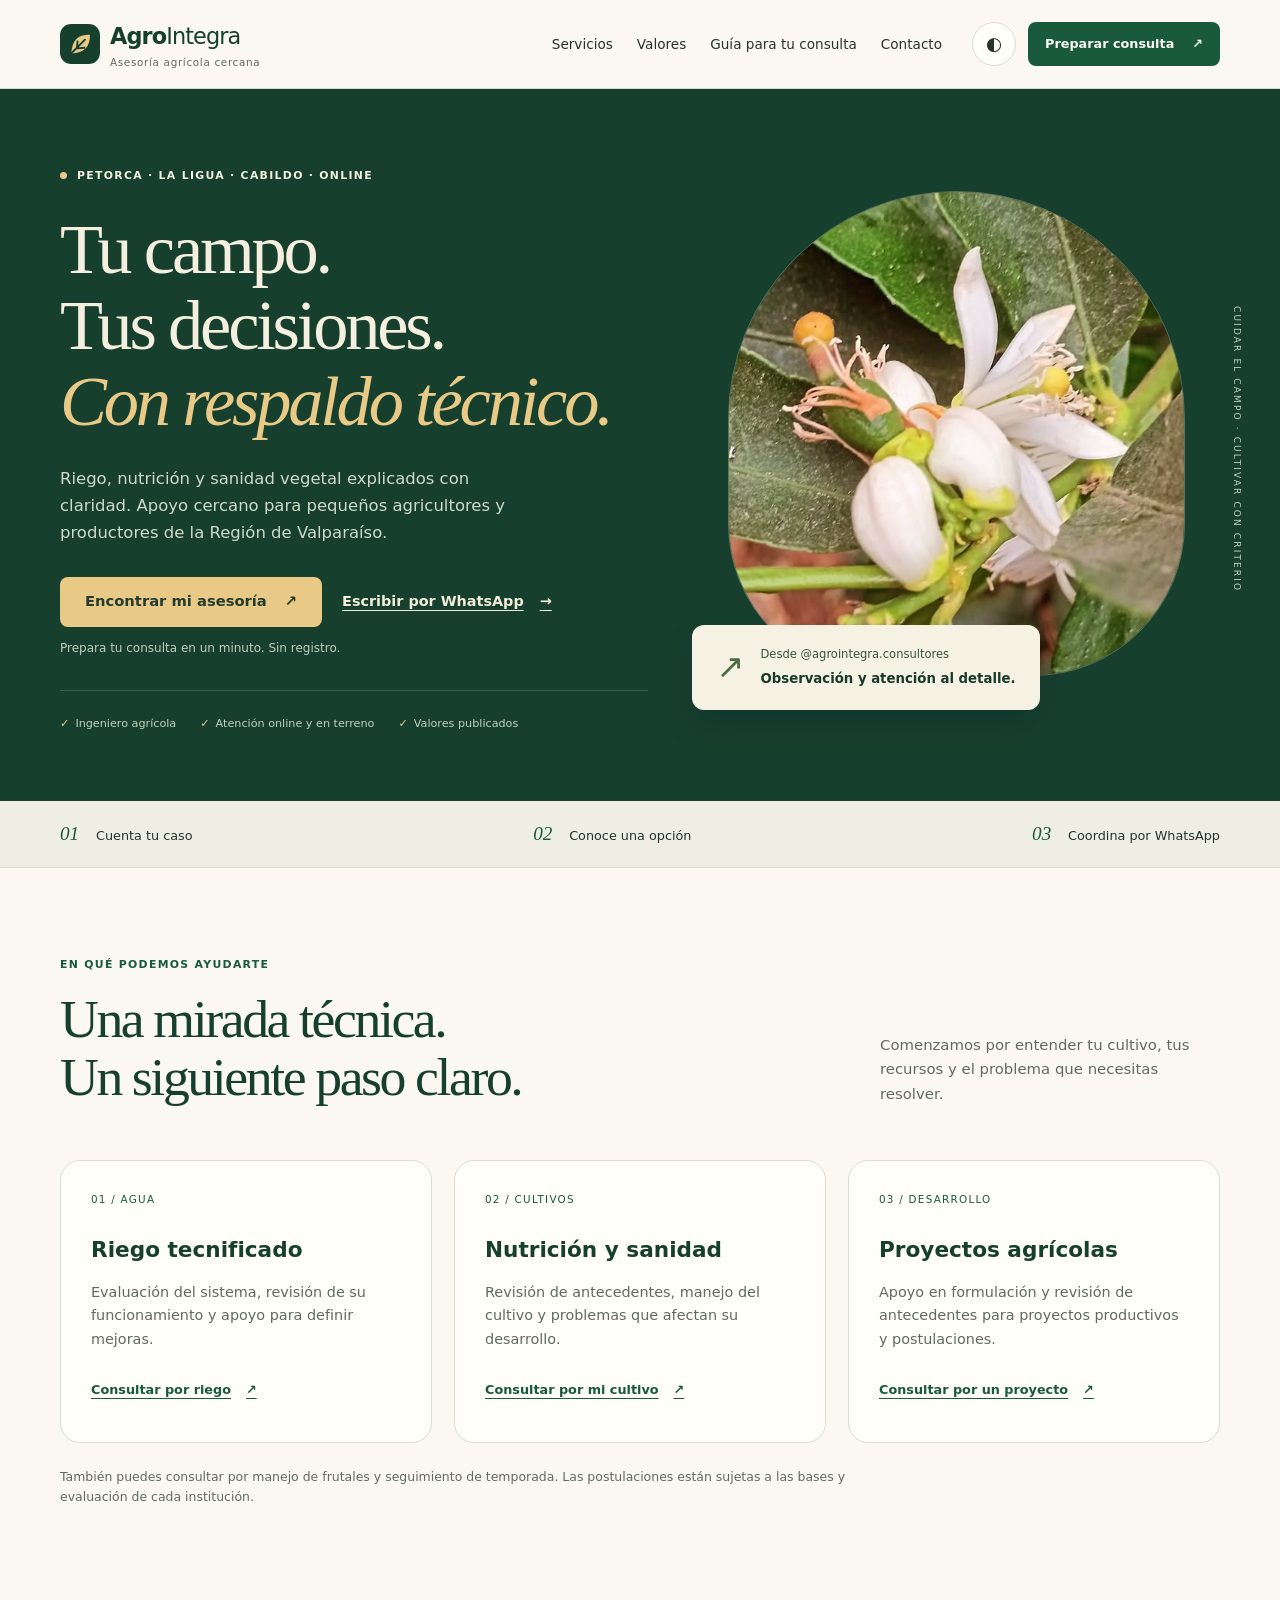
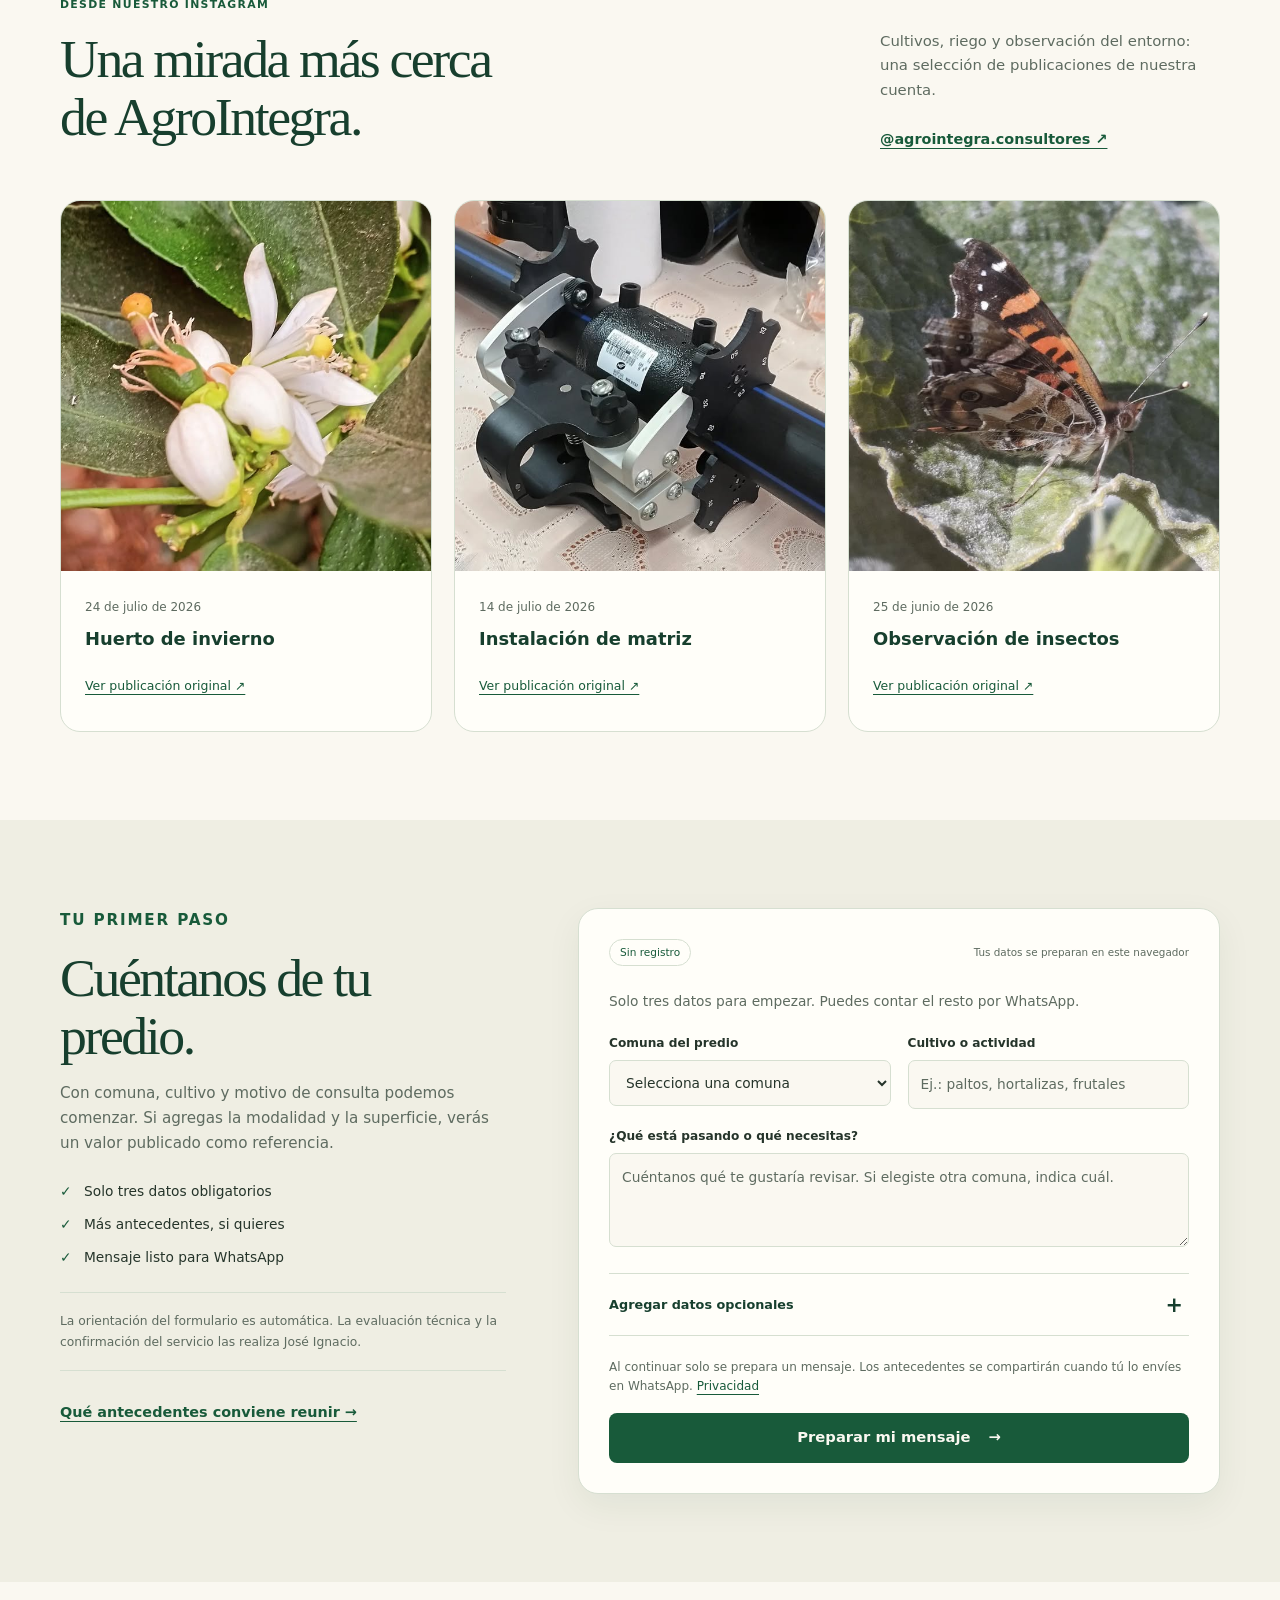
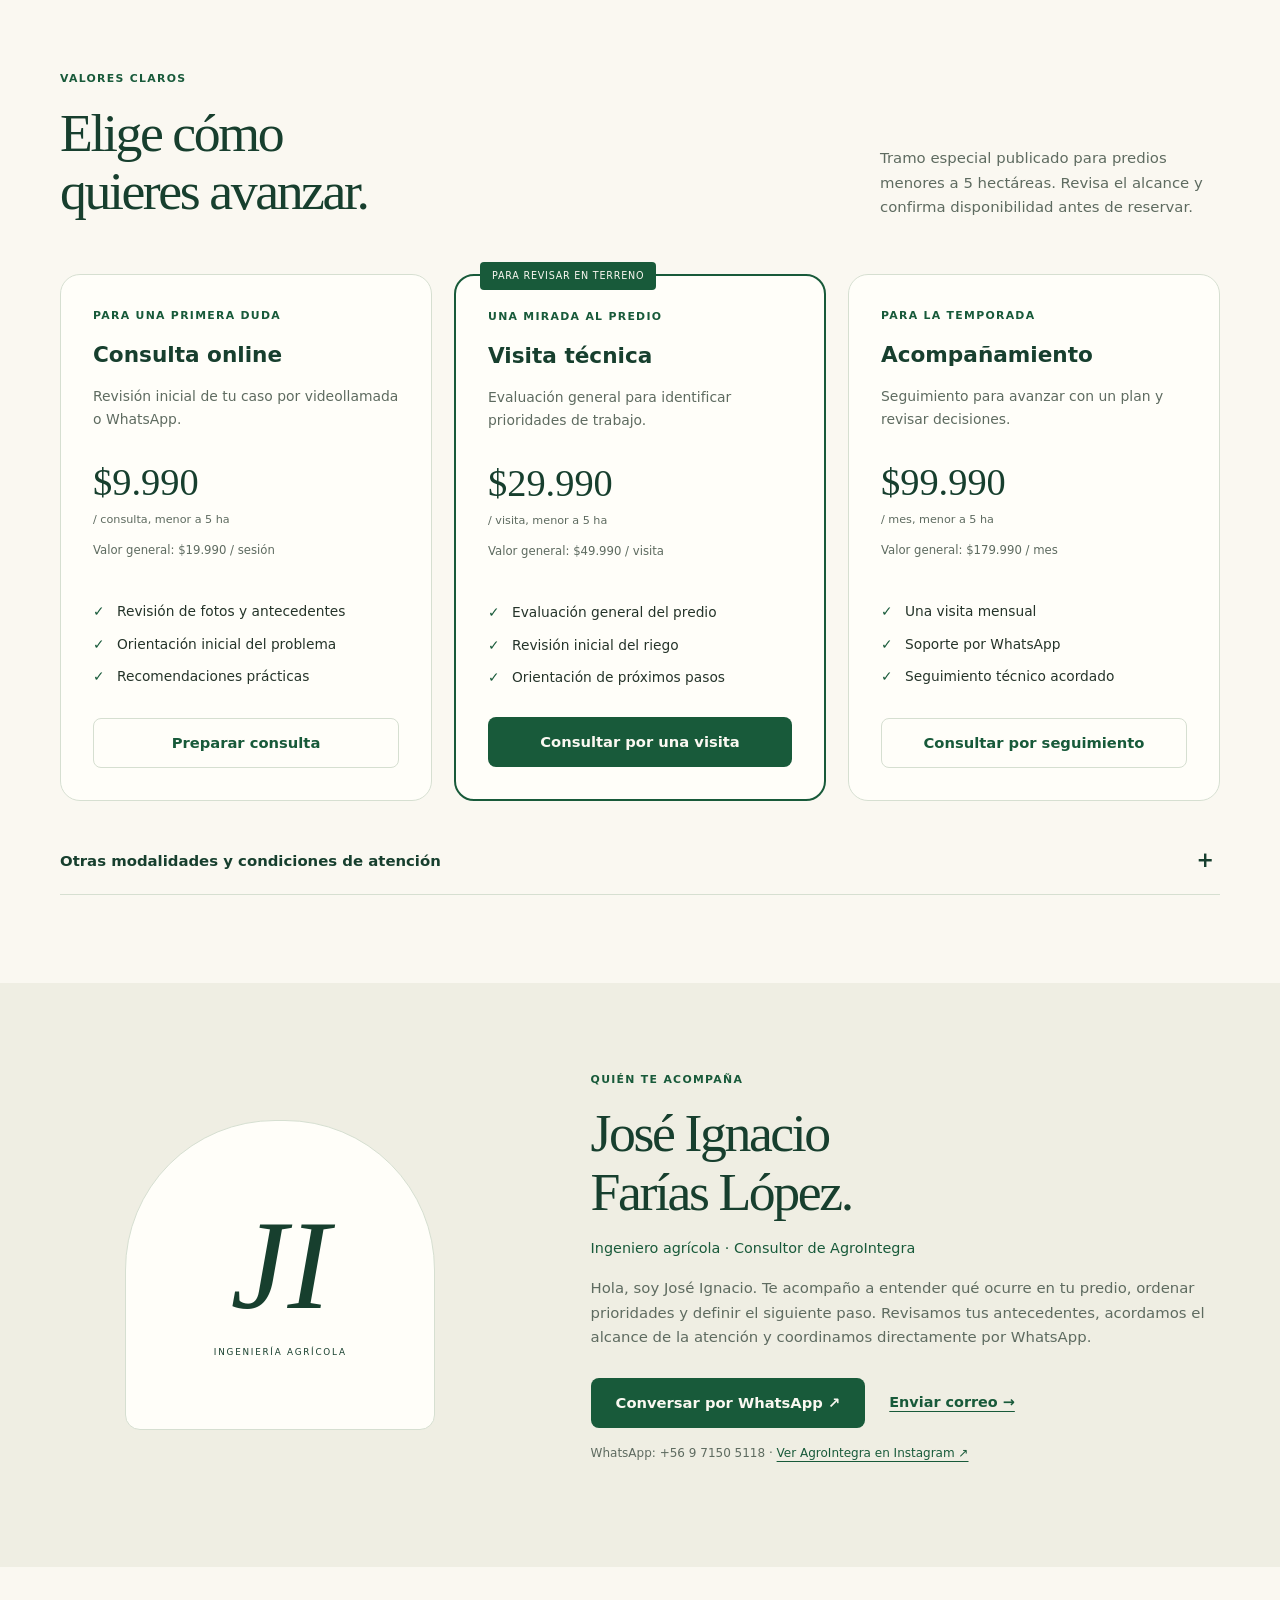
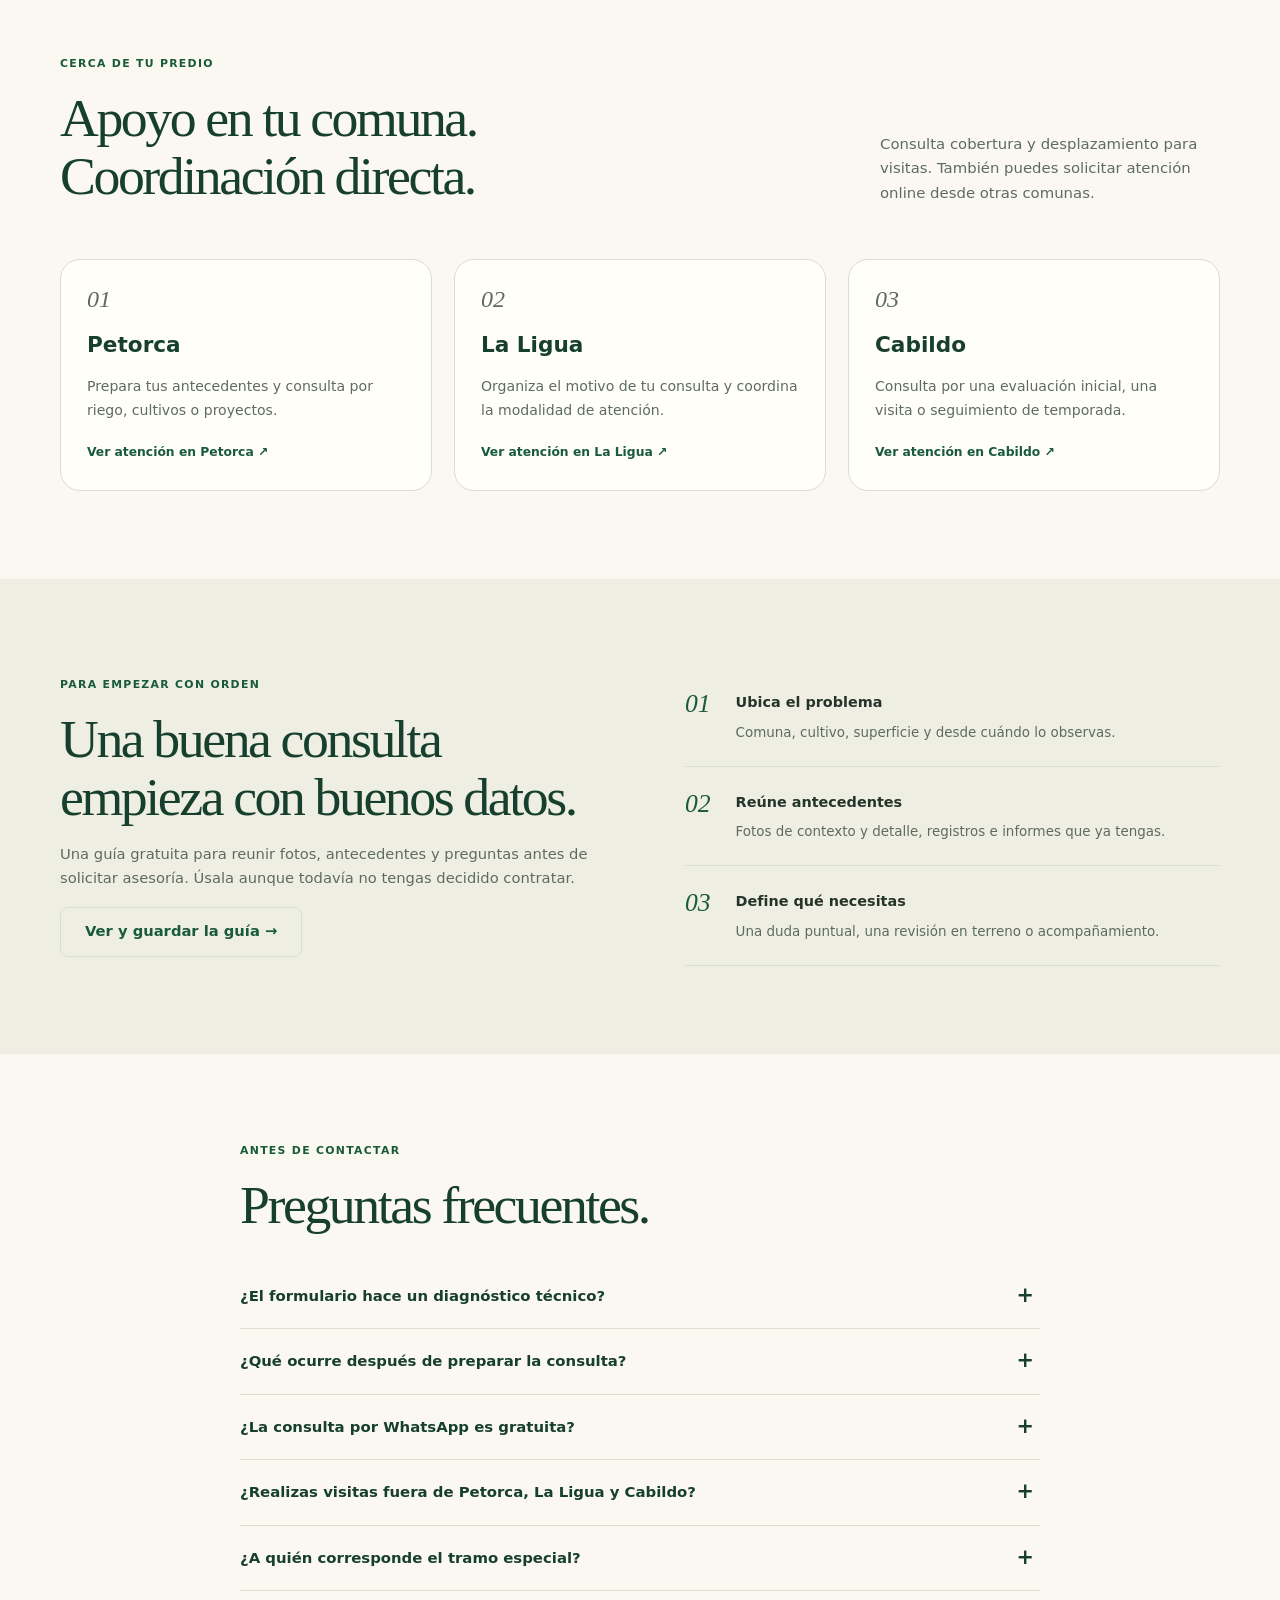
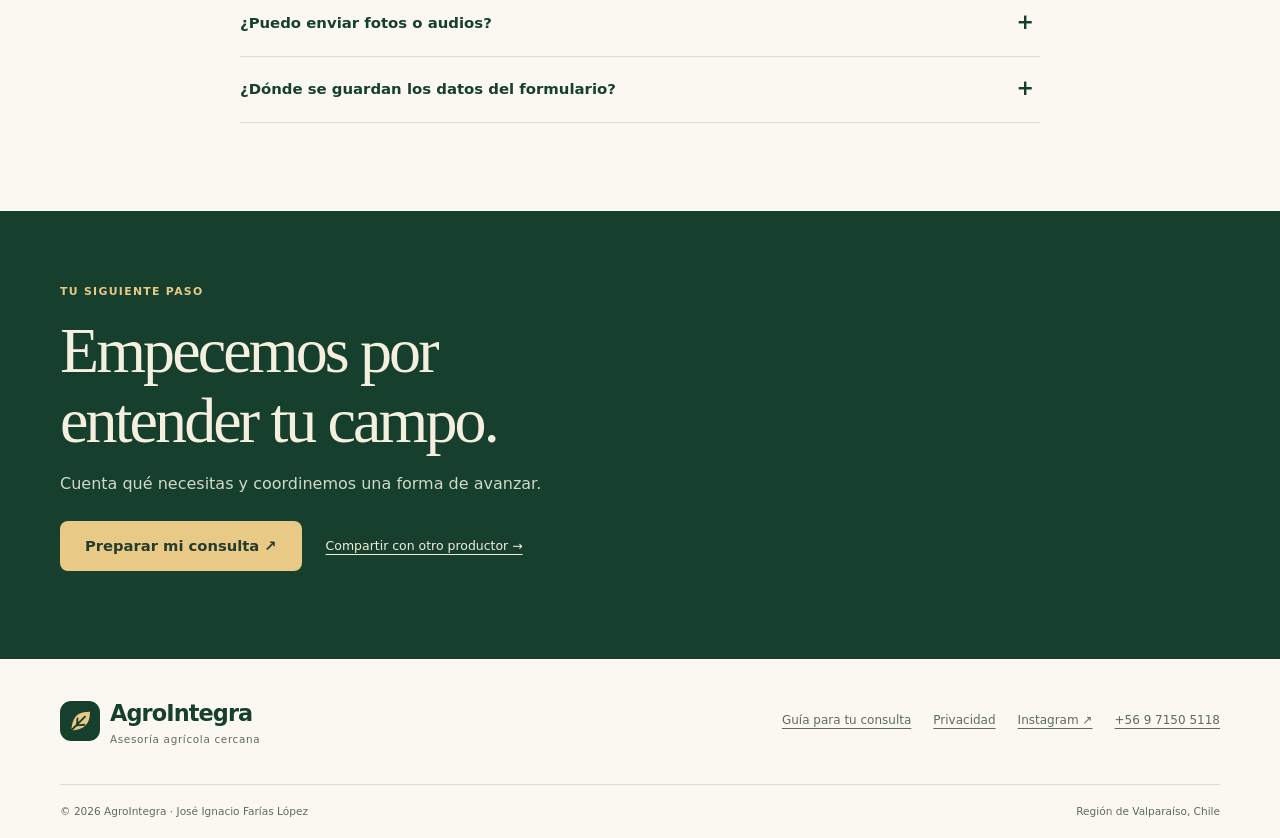
<file: index.html>
<!doctype html>
<html lang="es-CL">
<head>
<meta charset="utf-8">
<meta name="viewport" content="width=device-width, initial-scale=1">
<meta name="color-scheme" content="light dark">
<title>AgroIntegra · Asesoría agrícola en Petorca, La Ligua y Cabildo</title>
<meta name="description" content="Asesoría agrícola cercana para pequeños productores de la Región de Valparaíso. Riego, nutrición, sanidad vegetal y proyectos. Prepara tu consulta por WhatsApp.">
<link rel="canonical" href="https://joseignacio-ing-agricola.github.io/AGROINTEGRA/">
<meta property="og:type" content="website">
<meta property="og:locale" content="es_CL">
<meta property="og:title" content="AgroIntegra · Apoyo técnico para tu campo">
<meta property="og:description" content="Cuéntanos qué pasa en tu predio. Encuentra una modalidad de asesoría y prepara tu consulta por WhatsApp.">
<meta property="og:url" content="https://joseignacio-ing-agricola.github.io/AGROINTEGRA/">
<meta property="og:image" content="https://joseignacio-ing-agricola.github.io/AGROINTEGRA/assets/compartir.png">
<meta property="og:image:width" content="1200">
<meta property="og:image:height" content="630">
<meta property="og:image:alt" content="AgroIntegra. Apoyo técnico para tu campo. Petorca, La Ligua y Cabildo.">
<meta name="twitter:card" content="summary_large_image">
<meta name="theme-color" content="#173f2e">
<link rel="icon" href="./assets/hoja.svg" type="image/svg+xml">
<link rel="stylesheet" href="./assets/styles.css">
<script type="application/ld+json">{"@context":"https://schema.org","@type":"ProfessionalService","name":"AgroIntegra","description":"Asesoría agrícola en riego, nutrición vegetal, sanidad y proyectos.","url":"https://joseignacio-ing-agricola.github.io/AGROINTEGRA/","telephone":"+56971505118","email":"farias.l.jose95@gmail.com","areaServed":[{"@type":"City","name":"Petorca"},{"@type":"City","name":"La Ligua"},{"@type":"City","name":"Cabildo"},{"@type":"AdministrativeArea","name":"Región de Valparaíso"}],"founder":{"@type":"Person","name":"José Ignacio Farías López","jobTitle":"Ingeniero agrícola"},"sameAs":["https://www.instagram.com/agrointegra.consultores/"]}</script>
</head>
<body>
<a class="skip" href="#contenido">Saltar al contenido</a>
<header class="header">
  <div class="container nav">
    <a class="brand" href="./" aria-label="AgroIntegra, inicio"><img src="./assets/hoja.svg" width="40" height="40" alt=""><span>Agro<span class="brand-accent">Integra</span><small>Asesoría agrícola cercana</small></span></a>
    <button id="menu-toggle" class="icon-button menu-button" hidden aria-expanded="false" aria-controls="menu" aria-label="Abrir menú">☰</button>
    <nav id="menu" aria-label="Principal"><a href="#servicios">Servicios</a><a href="#valores">Valores</a><a href="./guia.html">Guía para tu consulta</a><a href="#contacto">Contacto</a></nav>
    <div class="nav-tools"><button id="theme-toggle" class="icon-button" hidden aria-label="Cambiar tema">◐</button><a class="button small nav-cta" href="#consulta">Preparar consulta <span aria-hidden="true">↗</span></a></div>
  </div>
</header>
<main id="contenido">
<section class="hero" aria-labelledby="titulo">
  <div class="container hero-grid">
    <div class="hero-copy"><p class="eyebrow"><span class="dot"></span> Petorca · La Ligua · Cabildo · Online</p>
      <h1 id="titulo">Tu campo.<br>Tus decisiones.<br><em>Con respaldo técnico.</em></h1>
      <p>Riego, nutrición y sanidad vegetal explicados con claridad. Apoyo cercano para pequeños agricultores y productores de la Región de Valparaíso.</p>
      <div class="actions"><a href="#consulta" class="button gold">Encontrar mi asesoría <span aria-hidden="true">↗</span></a><a class="text-link light" data-whatsapp href="https://wa.me/56971505118">Escribir por WhatsApp <span aria-hidden="true">→</span></a></div>
      <p class="micro light-muted">Prepara tu consulta en un minuto. Sin registro.</p>
      <div class="hero-trust"><span>Ingeniero agrícola</span><span>Atención online y en terreno</span><span>Valores publicados</span></div>
    </div>
    <div class="hero-visual">
      <a class="hero-photo-link" href="https://www.instagram.com/agrointegra.consultores/p/DbLuqFVltpK/" target="_blank" rel="noopener noreferrer" aria-label="Ver publicación Huerto de invierno de AgroIntegra en Instagram"><img class="hero-photo" src="./assets/instagram/huerto-invierno.jpg" alt="Flores blancas y hojas de un cultivo, publicadas por AgroIntegra Consultores" width="640" height="640" fetchpriority="high"></a>
      <div class="field-note"><span class="note-icon">↗</span><div>Desde @agrointegra.consultores<strong>Observación y atención al detalle.</strong></div></div>
      <div class="vertical-note">CUIDAR EL CAMPO · CULTIVAR CON CRITERIO</div>
    </div>
  </div>
</section>
<div class="trust-strip"><div class="container"><span>01 <strong>Cuenta tu caso</strong></span><span>02 <strong>Conoce una opción</strong></span><span>03 <strong>Coordina por WhatsApp</strong></span></div></div>

<section id="servicios" class="section">
 <div class="container"><div class="section-heading"><div><p class="eyebrow green">EN QUÉ PODEMOS AYUDARTE</p><h2>Una mirada técnica.<br>Un siguiente paso claro.</h2></div><p>Comenzamos por entender tu cultivo, tus recursos y el problema que necesitas resolver.</p></div>
 <div class="service-grid">
  <article class="service-card"><span class="service-number">01 / AGUA</span><h3>Riego tecnificado</h3><p>Evaluación del sistema, revisión de su funcionamiento y apoyo para definir mejoras.</p><a href="#consulta" data-topic="Quiero revisar el riego de mi predio.">Consultar por riego <span aria-hidden="true">↗</span></a></article>
  <article class="service-card"><span class="service-number">02 / CULTIVOS</span><h3>Nutrición y sanidad</h3><p>Revisión de antecedentes, manejo del cultivo y problemas que afectan su desarrollo.</p><a href="#consulta" data-topic="Quiero revisar la nutrición o sanidad de mi cultivo.">Consultar por mi cultivo <span aria-hidden="true">↗</span></a></article>
  <article class="service-card"><span class="service-number">03 / DESARROLLO</span><h3>Proyectos agrícolas</h3><p>Apoyo en formulación y revisión de antecedentes para proyectos productivos y postulaciones.</p><a href="#consulta" data-topic="Necesito apoyo para formular o revisar un proyecto agrícola.">Consultar por un proyecto <span aria-hidden="true">↗</span></a></article>
 </div><p class="section-note">También puedes consultar por manejo de frutales y seguimiento de temporada. Las postulaciones están sujetas a las bases y evaluación de cada institución.</p></div>
</section>

<section class="section instagram-section" id="instagram"><div class="container"><div class="section-heading"><div><p class="eyebrow green">DESDE NUESTRO INSTAGRAM</p><h2>Una mirada más cerca<br>de AgroIntegra.</h2></div><div class="instagram-intro"><p>Cultivos, riego y observación del entorno: una selección de publicaciones de nuestra cuenta.</p><a class="text-link" href="https://www.instagram.com/agrointegra.consultores/" target="_blank" rel="noopener noreferrer">@agrointegra.consultores ↗</a></div></div><div class="instagram-grid"><figure class="instagram-card"><a class="instagram-image-link" href="https://www.instagram.com/agrointegra.consultores/p/DbLuqFVltpK/" target="_blank" rel="noopener noreferrer" aria-label="Ver huerto de invierno en Instagram"><img src="./assets/instagram/huerto-invierno.jpg" alt="Flores blancas y hojas de un cultivo, publicadas por AgroIntegra Consultores" width="640" height="640" loading="lazy"></a><figcaption><span class="micro">24 de julio de 2026</span><h3>Huerto de invierno</h3><a href="https://www.instagram.com/agrointegra.consultores/p/DbLuqFVltpK/" target="_blank" rel="noopener noreferrer">Ver publicación original ↗</a></figcaption></figure><figure class="instagram-card"><a class="instagram-image-link" href="https://www.instagram.com/agrointegra.consultores/p/DayLFHbmN4P/" target="_blank" rel="noopener noreferrer" aria-label="Ver instalación de matriz en Instagram"><img src="./assets/instagram/matriz-electrofusion.jpg" alt="Tubería y dispositivo de alineación para una unión de electrofusión, en una publicación de AgroIntegra" width="640" height="640" loading="lazy"></a><figcaption><span class="micro">14 de julio de 2026</span><h3>Instalación de matriz</h3><a href="https://www.instagram.com/agrointegra.consultores/p/DayLFHbmN4P/" target="_blank" rel="noopener noreferrer">Ver publicación original ↗</a></figcaption></figure><figure class="instagram-card"><a class="instagram-image-link" href="https://www.instagram.com/agrointegra.consultores/p/DaA6ev0DbWC/" target="_blank" rel="noopener noreferrer" aria-label="Ver observación de insectos en Instagram"><img src="./assets/instagram/observacion-insectos.jpg" alt="Mariposa posada en una hoja, en una publicación de AgroIntegra Consultores" width="640" height="640" loading="lazy"></a><figcaption><span class="micro">25 de junio de 2026</span><h3>Observación de insectos</h3><a href="https://www.instagram.com/agrointegra.consultores/p/DaA6ev0DbWC/" target="_blank" rel="noopener noreferrer">Ver publicación original ↗</a></figcaption></figure></div></div></section>

<section id="consulta" class="section assistant-section">
 <div class="container assistant-grid">
  <div class="assistant-intro"><p class="eyebrow green">TU PRIMER PASO</p><h2>Cuéntanos de tu predio.</h2><p>Con comuna, cultivo y motivo de consulta podemos comenzar. Si agregas la modalidad y la superficie, verás un valor publicado como referencia.</p><ul class="check-list"><li>Solo tres datos obligatorios</li><li>Más antecedentes, si quieres</li><li>Mensaje listo para WhatsApp</li></ul><div class="quiet-note">La orientación del formulario es automática. La evaluación técnica y la confirmación del servicio las realiza José Ignacio.</div><a class="text-link" href="./guia.html">Qué antecedentes conviene reunir →</a></div>
  <div class="form-card">
   <noscript><p class="notice">Para preparar el mensaje con el asistente, activa JavaScript. También puedes <a href="https://wa.me/56971505118">escribir directamente por WhatsApp</a>.</p></noscript>
   <form id="lead-form" novalidate>
    <div class="form-top"><span class="pill">Sin registro</span><span class="micro">Tus datos se preparan en este navegador</span></div>
    <div id="form-errors" class="notice error" role="alert" tabindex="-1" hidden></div>
    <p class="form-instruction">Solo tres datos para empezar. Puedes contar el resto por WhatsApp.</p>
    <div class="form-grid">
      <div class="field"><label for="commune">Comuna del predio</label><select id="commune" name="commune" required><option value="">Selecciona una comuna</option><option>Petorca</option><option>La Ligua</option><option>Cabildo</option><option>Papudo</option><option>Zapallar</option><option>Otra comuna</option></select><span class="field-error" id="commune-error"></span></div>
      <div class="field"><label for="crop">Cultivo o actividad</label><input id="crop" name="crop" maxlength="80" required placeholder="Ej.: paltos, hortalizas, frutales"><span class="field-error" id="crop-error"></span></div>
      <div class="field full"><label for="concern">¿Qué está pasando o qué necesitas?</label><textarea id="concern" name="concern" rows="3" minlength="10" maxlength="600" required placeholder="Cuéntanos qué te gustaría revisar. Si elegiste otra comuna, indica cuál."></textarea><span class="field-error" id="concern-error"></span></div>
    </div>
    <details id="optional-details" class="optional-details"><summary>Agregar datos opcionales</summary><p>Si sabes la superficie y la modalidad, también podemos mostrarte un valor de referencia. Puedes continuar sin estos datos.</p><div class="form-grid">
      <div class="field"><label for="name">Tu nombre (opcional)</label><input id="name" name="name" autocomplete="given-name" maxlength="80" placeholder="Cómo te llamas"><span class="field-error" id="name-error"></span></div>
      <div class="field"><label for="area">Superficie aproximada (ha, opcional)</label><input id="area" name="area" type="number" inputmode="decimal" step="any" min="0.001" max="100000" placeholder="Ej.: 0,5"><span class="field-error" id="area-error"></span></div>
      <div class="field"><label for="goal">Modalidad de apoyo (opcional)</label><select id="goal" name="goal"><option value="">Prefiero definirla al conversar</option><option value="online">Resolver una duda online</option><option value="visita">Revisar mi predio en terreno</option><option value="mensual">Acompañamiento mensual</option></select><span class="field-error" id="goal-error"></span></div>
      <div class="field"><label for="urgency">¿Cuándo lo necesitas? (opcional)</label><select id="urgency" name="urgency"><option value="">Por definir</option><option>Esta semana</option><option>Durante el mes</option><option>Estoy planificando</option></select><span class="field-error" id="urgency-error"></span></div>
    </div></details>
    <p class="micro">Al continuar solo se prepara un mensaje. Los antecedentes se compartirán cuando tú lo envíes en WhatsApp. <a href="./privacidad.html">Privacidad</a></p>
    <button class="button wide" type="submit">Preparar mi mensaje <span aria-hidden="true">→</span></button>
   </form>
   <section id="result" class="result" tabindex="-1" aria-labelledby="result-title" hidden>
    <p class="eyebrow green">TU CONSULTA, PREPARADA</p><h3 id="result-title"></h3><p class="result-price" id="result-price"></p><p id="result-note"></p>
    <p class="micro">Valor referencial según tus respuestas. La cobertura, el alcance y el valor final se acuerdan antes de contratar.</p>
    <label for="message-preview">Así llegará tu consulta</label><textarea id="message-preview" rows="10" readonly></textarea>
    <a id="send-whatsapp" class="button wide" href="https://wa.me/56971505118" target="_blank" rel="noopener noreferrer">Abrir WhatsApp con mi consulta ↗</a>
    <p class="micro send-note">Todavía no enviaste tu consulta. WhatsApp se abrirá con el texto listo; revisa y pulsa Enviar allí.</p>
    <div class="actions secondary-actions"><button type="button" class="text-button" id="edit-form">Editar respuestas</button><button type="button" class="text-button" id="copy-message">Copiar mensaje</button><button type="button" class="text-button" id="download-message">Descargar resumen</button></div>
   </section>
   <p id="action-status" class="micro" role="status" aria-live="polite"></p>
  </div>
 </div>
</section>

<section id="valores" class="section">
 <div class="container"><div class="section-heading"><div><p class="eyebrow green">VALORES CLAROS</p><h2>Elige cómo<br>quieres avanzar.</h2></div><p>Tramo especial publicado para predios menores a 5 hectáreas. Revisa el alcance y confirma disponibilidad antes de reservar.</p></div>
 <div class="pricing-grid">
  <article class="price-card"><p class="eyebrow green">PARA UNA PRIMERA DUDA</p><h3>Consulta online</h3><p>Revisión inicial de tu caso por videollamada o WhatsApp.</p><div class="price">$9.990 <small>/ consulta, menor a 5 ha</small></div><p class="standard">Valor general: $19.990 / sesión</p><ul class="check-list"><li>Revisión de fotos y antecedentes</li><li>Orientación inicial del problema</li><li>Recomendaciones prácticas</li></ul><a class="button outline" href="#consulta" data-plan="online">Preparar consulta</a></article>
  <article class="price-card featured"><span class="feature-label">PARA REVISAR EN TERRENO</span><p class="eyebrow green">UNA MIRADA AL PREDIO</p><h3>Visita técnica</h3><p>Evaluación general para identificar prioridades de trabajo.</p><div class="price">$29.990 <small>/ visita, menor a 5 ha</small></div><p class="standard">Valor general: $49.990 / visita</p><ul class="check-list"><li>Evaluación general del predio</li><li>Revisión inicial del riego</li><li>Orientación de próximos pasos</li></ul><a class="button" href="#consulta" data-plan="visita">Consultar por una visita</a></article>
  <article class="price-card"><p class="eyebrow green">PARA LA TEMPORADA</p><h3>Acompañamiento</h3><p>Seguimiento para avanzar con un plan y revisar decisiones.</p><div class="price">$99.990 <small>/ mes, menor a 5 ha</small></div><p class="standard">Valor general: $179.990 / mes</p><ul class="check-list"><li>Una visita mensual</li><li>Soporte por WhatsApp</li><li>Seguimiento técnico acordado</li></ul><a class="button outline" href="#consulta" data-plan="mensual">Consultar por seguimiento</a></article>
 </div>
 <details class="more-rates"><summary>Otras modalidades y condiciones de atención</summary><div class="table-wrap"><table><caption>Otras tarifas publicadas</caption><thead><tr><th scope="col">Modalidad</th><th scope="col">Referencia</th><th scope="col">Valor</th></tr></thead><tbody><tr><th scope="row">Consulta técnica avanzada</th><td>90 minutos, revisión de antecedentes e informe breve</td><td>$39.990</td></tr><tr><th scope="row">Asesoría integral</th><td>Hasta 4 horas de trabajo</td><td>$89.990</td></tr><tr><th scope="row">Jornada completa</th><td>8 horas, capacitación y plan de acción</td><td>$149.990</td></tr></tbody></table></div><p>La consulta online general contempla 45 minutos y la visita general hasta 2 horas. Para el tramo menor a 5 ha, confirma duración y entregables al coordinar. Antes de contratar se acuerdan desplazamiento, costos adicionales si corresponden, forma de pago y valor total. La postulación a fondos no garantiza adjudicación. No realices pagos sin confirmar el servicio directamente con el consultor.</p></details>
 </div>
</section>

<section class="section about-section" id="contacto">
 <div class="container about-grid"><div class="profile-mark" aria-hidden="true">JI<span>INGENIERÍA AGRÍCOLA</span></div><div><p class="eyebrow green">QUIÉN TE ACOMPAÑA</p><h2>José Ignacio<br>Farías López.</h2><p class="lead">Ingeniero agrícola · Consultor de AgroIntegra</p><p>Hola, soy José Ignacio. Te acompaño a entender qué ocurre en tu predio, ordenar prioridades y definir el siguiente paso. Revisamos tus antecedentes, acordamos el alcance de la atención y coordinamos directamente por WhatsApp.</p><div class="actions"><a class="button" data-whatsapp href="https://wa.me/56971505118">Conversar por WhatsApp ↗</a><a class="text-link" href="mailto:farias.l.jose95@gmail.com">Enviar correo →</a></div><p class="micro">WhatsApp: +56 9 7150 5118 · <a href="https://www.instagram.com/agrointegra.consultores/" target="_blank" rel="noopener noreferrer">Ver AgroIntegra en Instagram ↗</a></p></div></div>
</section>

<section class="section"><div class="container"><div class="section-heading"><div><p class="eyebrow green">CERCA DE TU PREDIO</p><h2>Apoyo en tu comuna.<br>Coordinación directa.</h2></div><p>Consulta cobertura y desplazamiento para visitas. También puedes solicitar atención online desde otras comunas.</p></div><div class="location-grid"><a class="location-card" href="./petorca.html"><span>01</span><h3>Petorca</h3><p>Prepara tus antecedentes y consulta por riego, cultivos o proyectos.</p><strong>Ver atención en Petorca ↗</strong></a><a class="location-card" href="./la-ligua.html"><span>02</span><h3>La Ligua</h3><p>Organiza el motivo de tu consulta y coordina la modalidad de atención.</p><strong>Ver atención en La Ligua ↗</strong></a><a class="location-card" href="./cabildo.html"><span>03</span><h3>Cabildo</h3><p>Consulta por una evaluación inicial, una visita o seguimiento de temporada.</p><strong>Ver atención en Cabildo ↗</strong></a></div></div></section>

<section class="section guide-section"><div class="container guide-grid"><div><p class="eyebrow green">PARA EMPEZAR CON ORDEN</p><h2>Una buena consulta<br>empieza con buenos datos.</h2><p>Una guía gratuita para reunir fotos, antecedentes y preguntas antes de solicitar asesoría. Úsala aunque todavía no tengas decidido contratar.</p><a class="button outline" href="./guia.html">Ver y guardar la guía →</a></div><ol class="numbered-list"><li><span>01</span><div><strong>Ubica el problema</strong><p>Comuna, cultivo, superficie y desde cuándo lo observas.</p></div></li><li><span>02</span><div><strong>Reúne antecedentes</strong><p>Fotos de contexto y detalle, registros e informes que ya tengas.</p></div></li><li><span>03</span><div><strong>Define qué necesitas</strong><p>Una duda puntual, una revisión en terreno o acompañamiento.</p></div></li></ol></div></section>

<section class="section faq-section"><div class="container narrow"><p class="eyebrow green">ANTES DE CONTACTAR</p><h2>Preguntas frecuentes.</h2>
<details><summary>¿El formulario hace un diagnóstico técnico?</summary><p>El formulario organiza tu caso y muestra una opción de atención según tus respuestas. La evaluación técnica la realiza el consultor al revisar antecedentes o visitar el predio.</p></details>
<details><summary>¿Qué ocurre después de preparar la consulta?</summary><p>Verás el mensaje preparado. Si completaste modalidad y superficie, también verás un valor de referencia. Al abrir WhatsApp debes revisar el texto y pulsar Enviar. Luego se confirman disponibilidad, alcance, cobertura y valor final.</p></details>
<details><summary>¿La consulta por WhatsApp es gratuita?</summary><p>Puedes escribir para consultar modalidades y disponibilidad. Las asesorías tienen los valores de referencia publicados; el servicio se confirma antes de contratar.</p></details>
<details><summary>¿Realizas visitas fuera de Petorca, La Ligua y Cabildo?</summary><p>Puedes consultar por visitas en la Región de Valparaíso. La factibilidad y los costos de desplazamiento se confirman al coordinar. También se ofrece atención online.</p></details>
<details><summary>¿A quién corresponde el tramo especial?</summary><p>La oferta publicada está dirigida a predios menores a 5 hectáreas. Indica tu superficie y confirma las condiciones del servicio antes de reservar.</p></details>
<details><summary>¿Puedo enviar fotos o audios?</summary><p>Sí. Después de enviar tu consulta por WhatsApp puedes adjuntar fotos, audios y los antecedentes necesarios para entender el caso.</p></details>
<details><summary>¿Dónde se guardan los datos del formulario?</summary><p>El sitio los mantiene en memoria mientras preparas el mensaje. No hay un registro de clientes en esta web. Los compartirás mediante WhatsApp cuando pulses Enviar allí.</p></details>
</div></section>

<section class="final-cta"><div class="container"><p class="eyebrow">TU SIGUIENTE PASO</p><h2>Empecemos por<br>entender tu campo.</h2><p>Cuenta qué necesitas y coordinemos una forma de avanzar.</p><div class="actions"><a class="button gold" href="#consulta">Preparar mi consulta ↗</a><button class="text-button light" type="button" id="share-site" hidden>Compartir con otro productor →</button></div><p id="share-status" class="micro light-muted" role="status"></p><input id="share-fallback" class="share-fallback" readonly aria-label="Enlace para compartir" hidden></div></section>
</main>
<footer><div class="container footer-top"><a class="brand" href="./"><img src="./assets/hoja.svg" width="36" height="36" alt=""><span>AgroIntegra<small>Asesoría agrícola cercana</small></span></a><div><a href="./guia.html">Guía para tu consulta</a><a href="./privacidad.html">Privacidad</a><a href="https://www.instagram.com/agrointegra.consultores/" target="_blank" rel="noopener noreferrer">Instagram ↗</a><a href="tel:+56971505118">+56 9 7150 5118</a></div></div><div class="container footer-bottom"><span>© <span id="year">2026</span> AgroIntegra · José Ignacio Farías López</span><span>Región de Valparaíso, Chile</span></div></footer>
<div class="mobile-contact"><a href="#consulta">Preparar consulta</a><a data-whatsapp href="https://wa.me/56971505118">WhatsApp ↗</a></div>
<script type="module" src="./assets/app.mjs"></script>
</body></html>
</file>
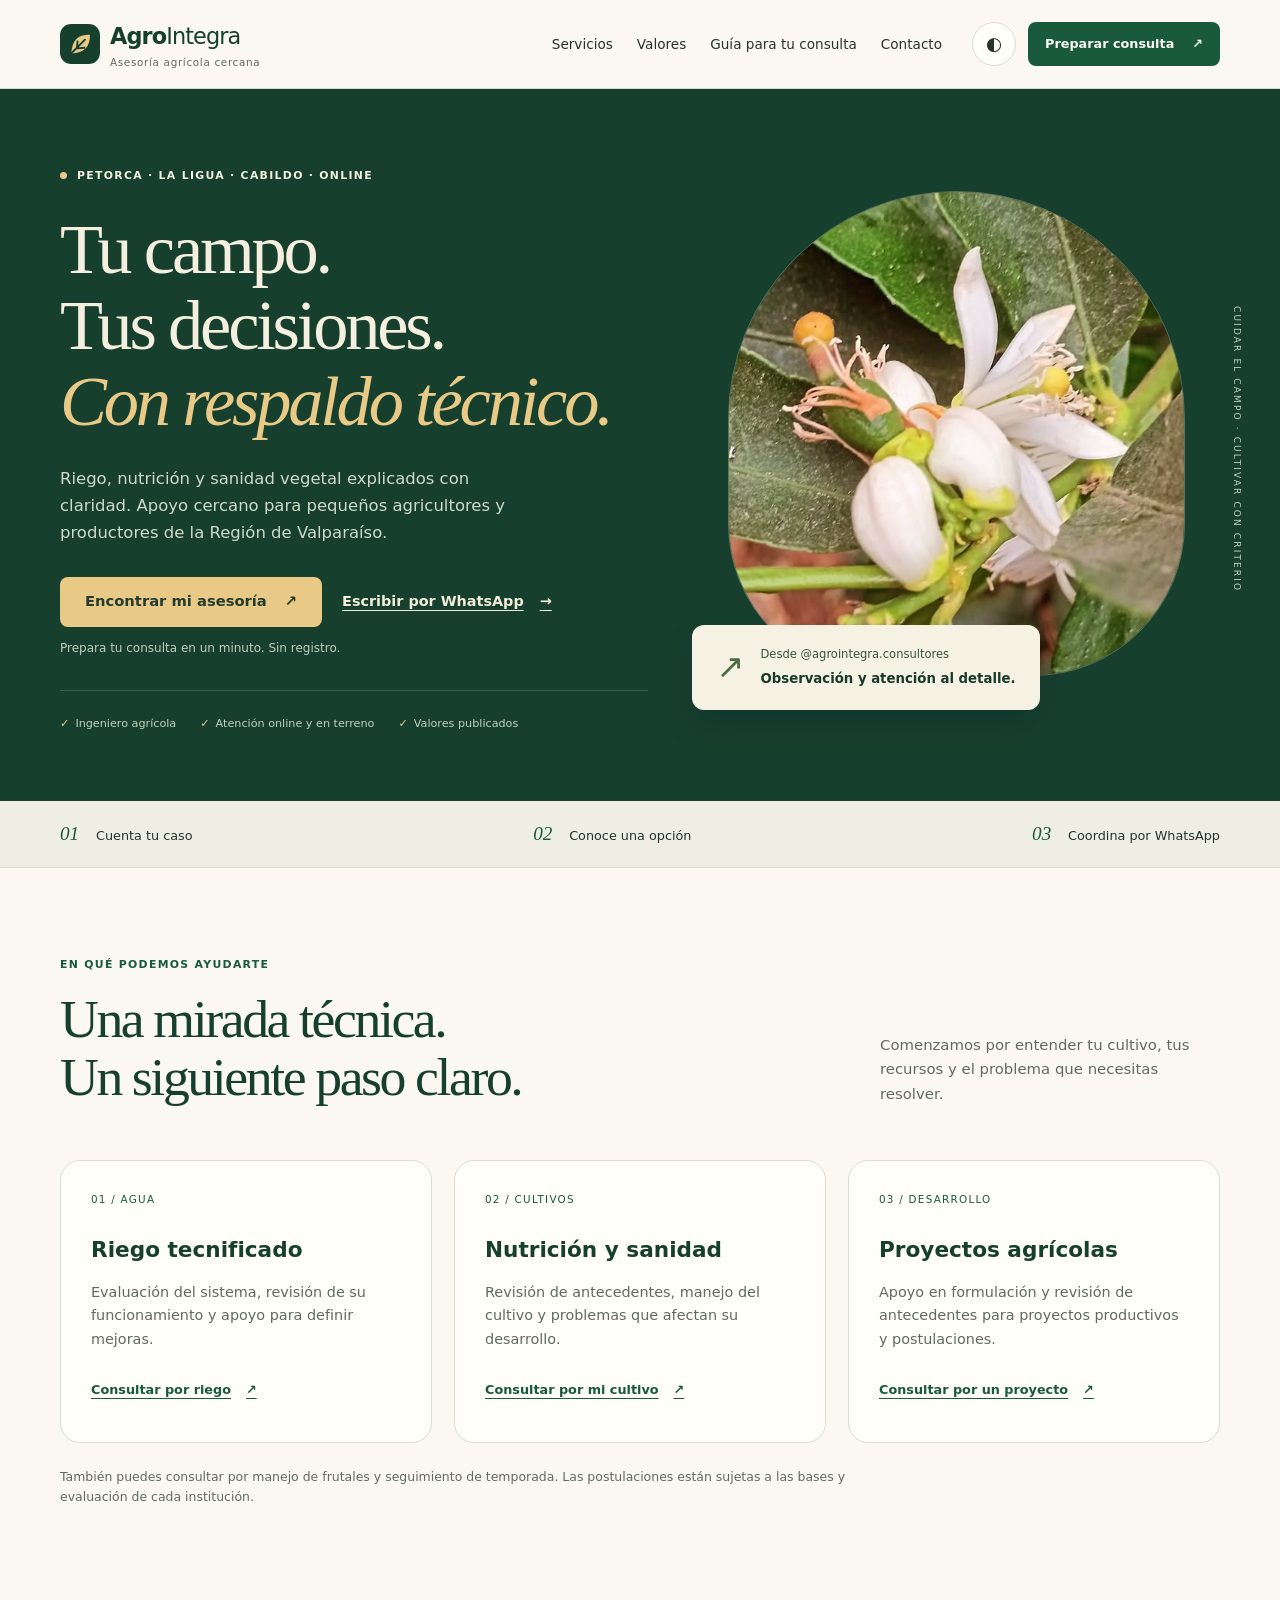
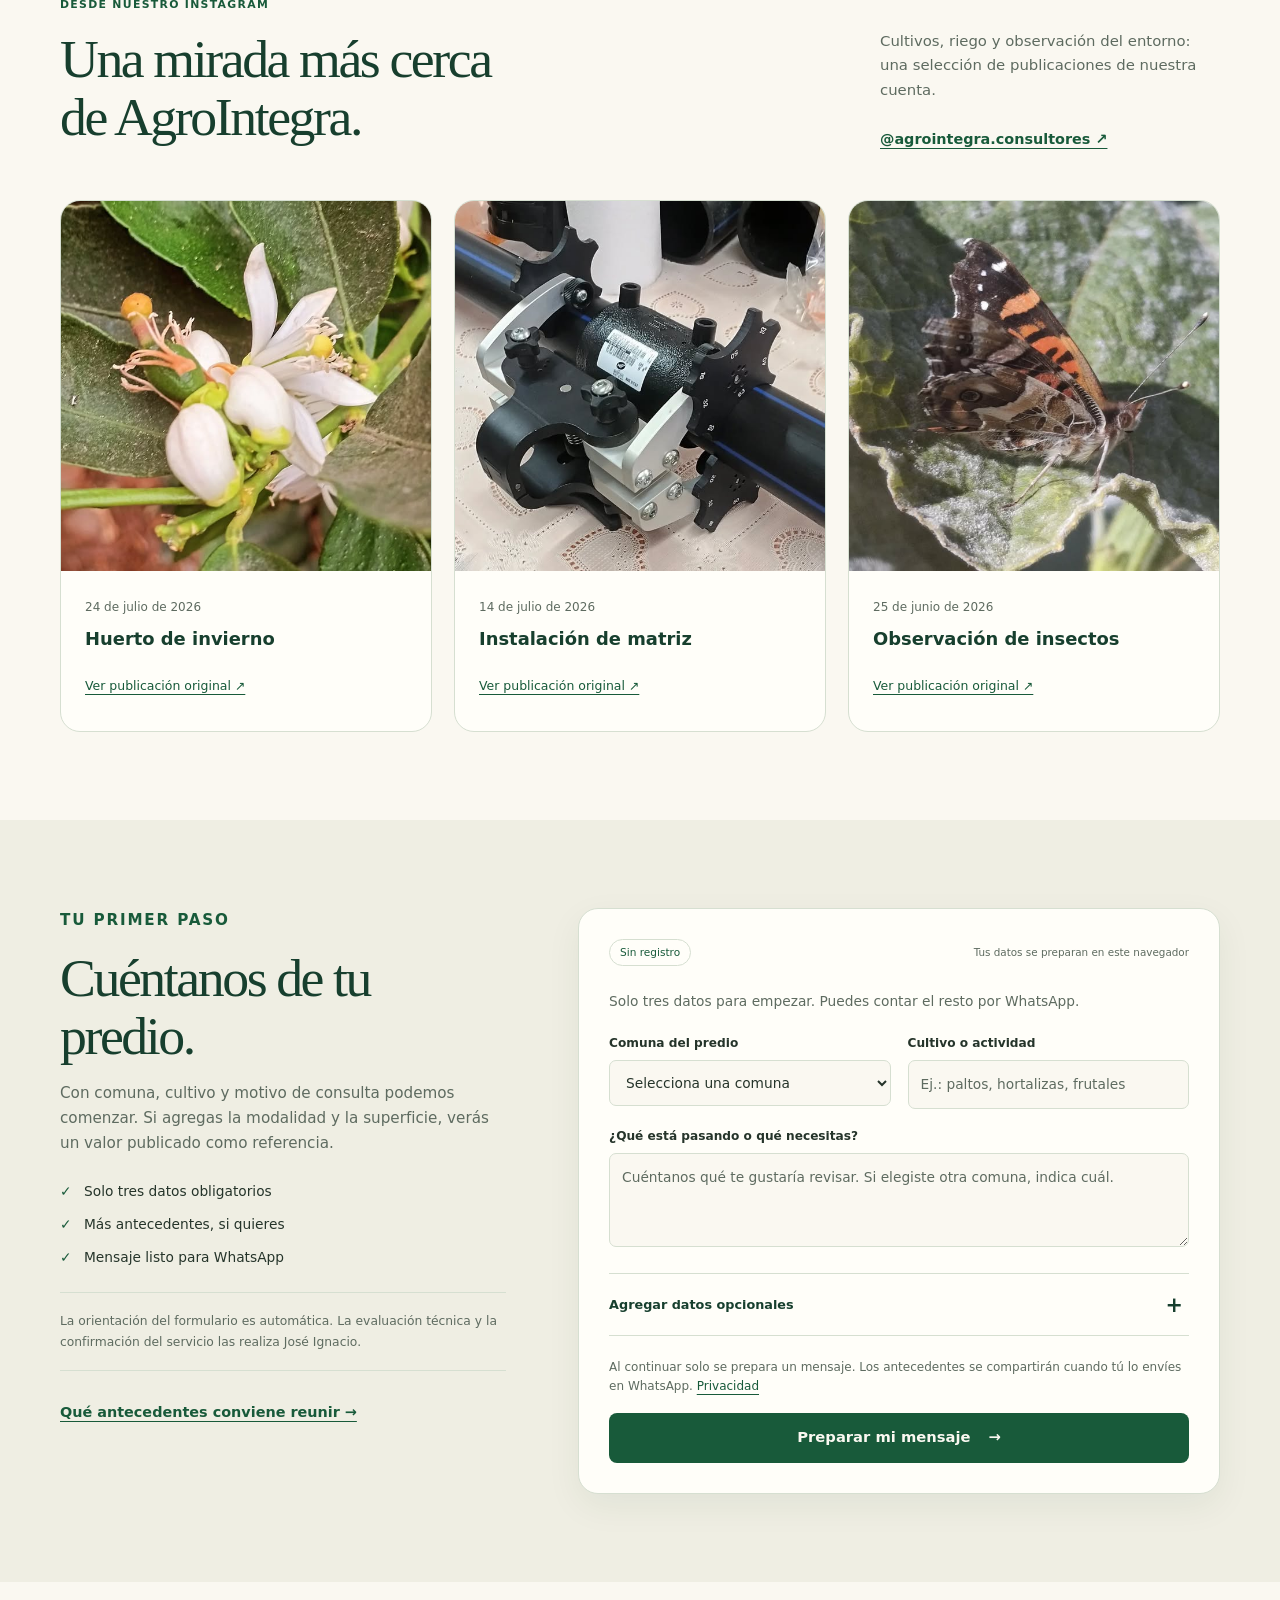
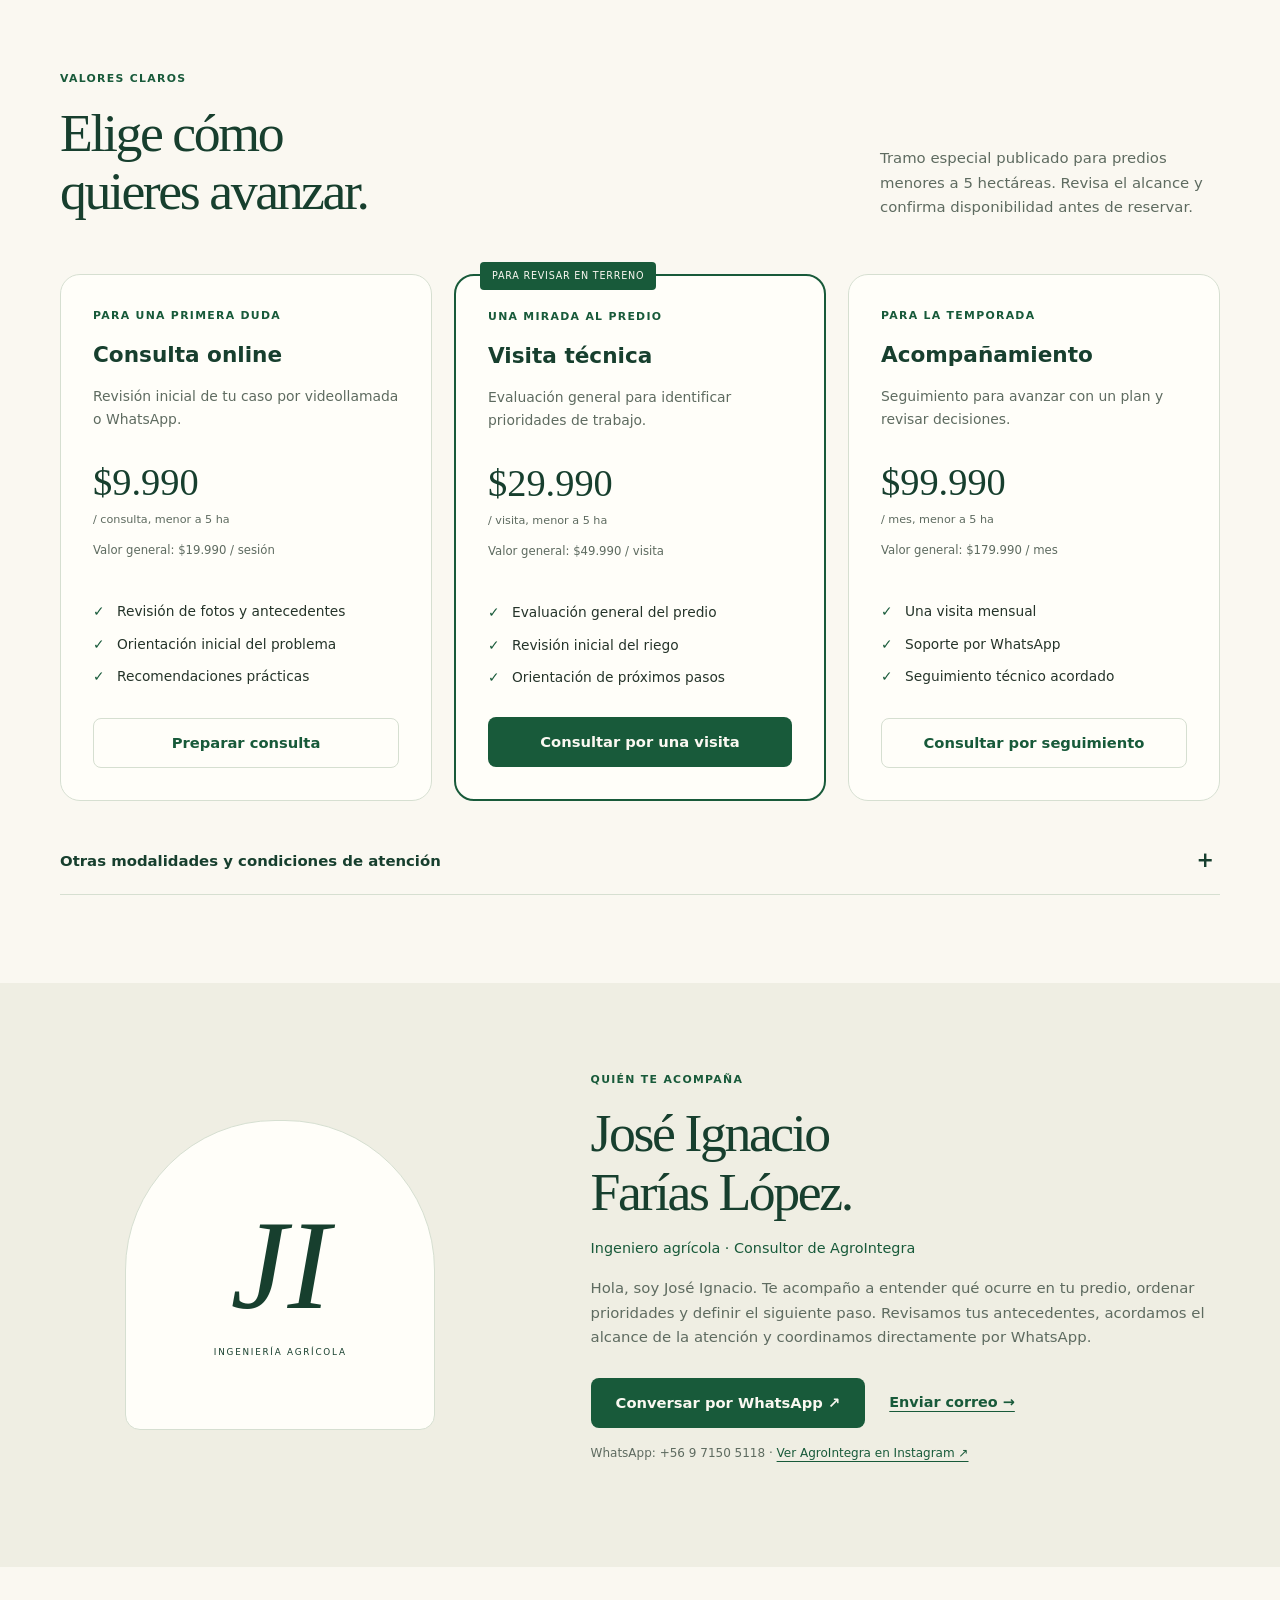
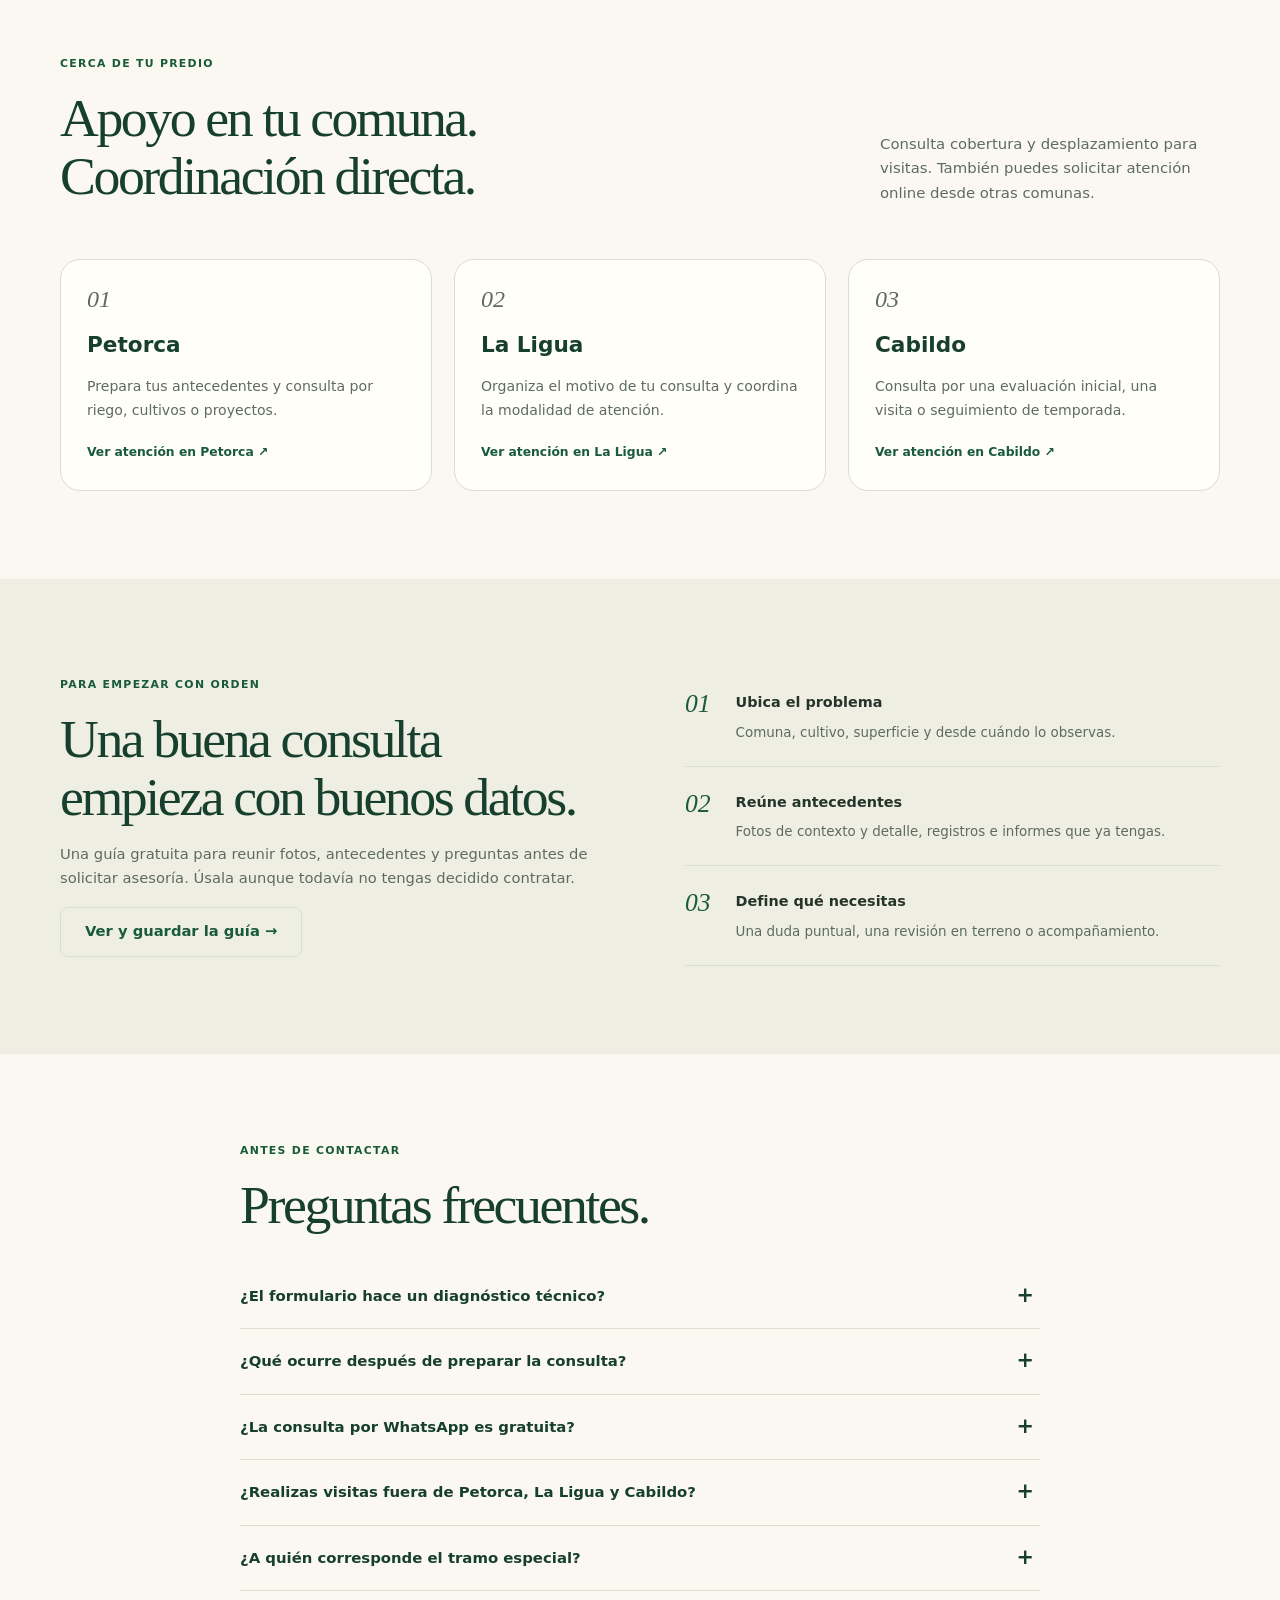
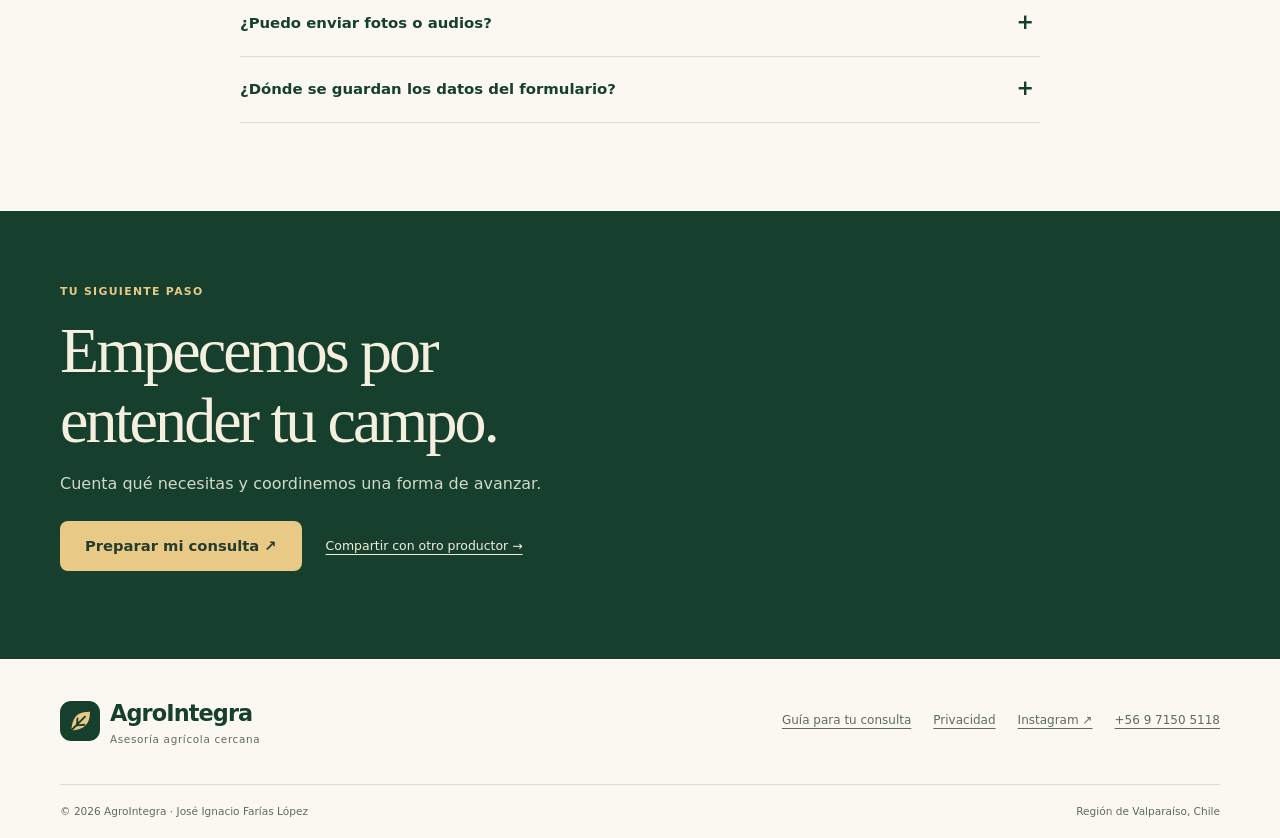
<file: AGROINTEGRA.html>
<!doctype html><html lang="es-CL"><head><meta charset="utf-8"><meta name="viewport" content="width=device-width,initial-scale=1"><title>AgroIntegra · Ir al sitio</title><link rel="canonical" href="https://joseignacio-ing-agricola.github.io/AGROINTEGRA/"><meta name="robots" content="noindex,follow"><script>location.replace('./'+location.search+location.hash);</script></head><body><h1>AgroIntegra</h1><p><a href="./">Ir al sitio y preparar una consulta agrícola</a>.</p><p>WhatsApp: <a href="https://wa.me/56971505118">+56 9 7150 5118</a>.</p></body></html>
</file>
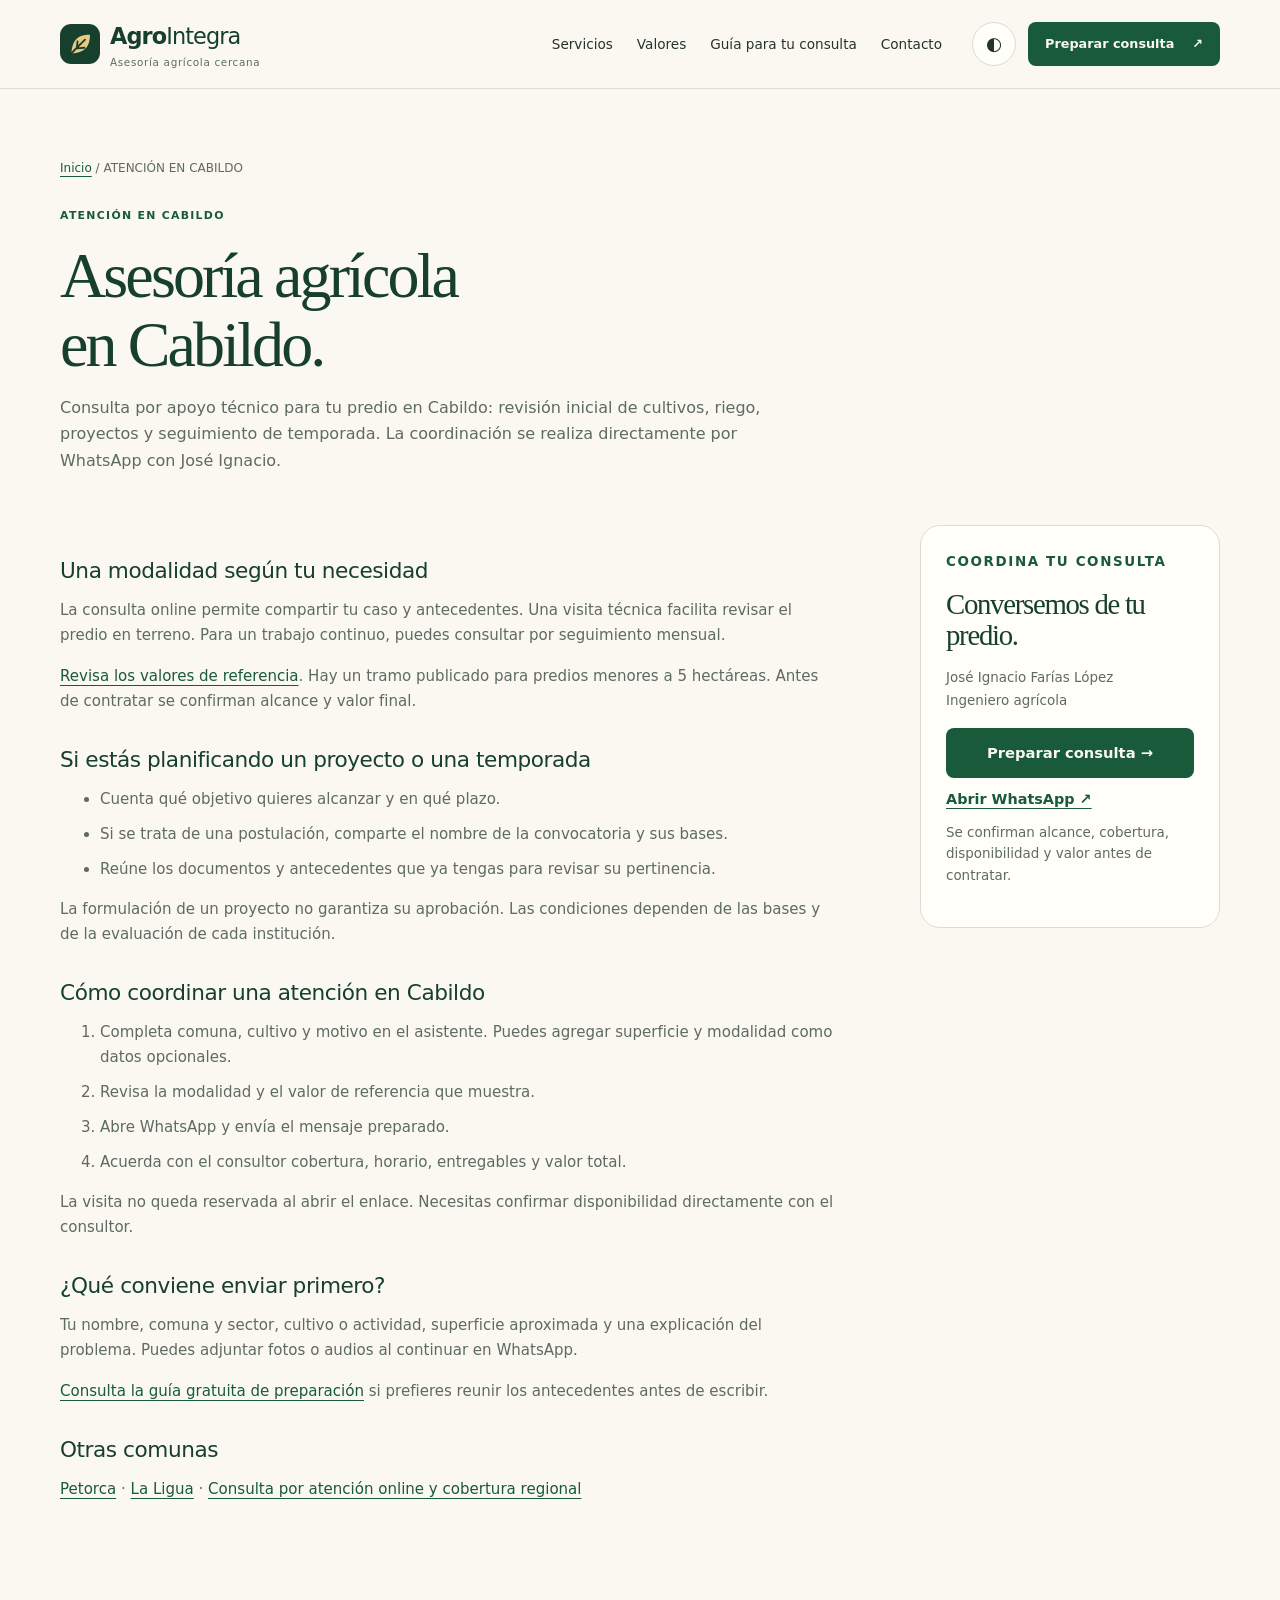
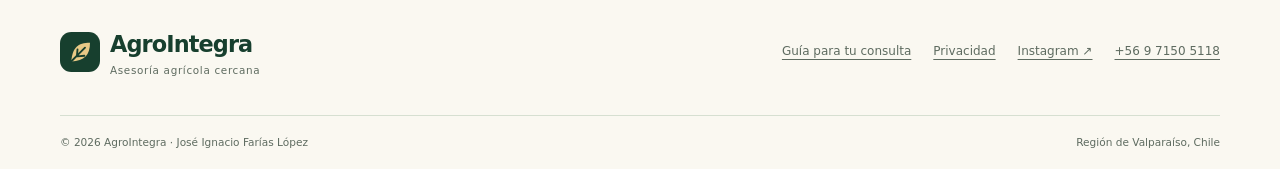
<file: cabildo.html>
<!doctype html><html lang="es-CL"><head><meta charset="utf-8"><meta name="viewport" content="width=device-width,initial-scale=1"><meta name="color-scheme" content="light dark"><title>Asesoría agrícola en Cabildo · AgroIntegra</title><meta name="description" content="Apoyo técnico agrícola en Cabildo. Consulta por riego, cultivos, visitas y proyectos. Coordina alcance, valores y disponibilidad por WhatsApp."><link rel="canonical" href="https://joseignacio-ing-agricola.github.io/AGROINTEGRA/cabildo.html"><meta property="og:type" content="article"><meta property="og:locale" content="es_CL"><meta property="og:title" content="Asesoría agrícola en Cabildo · AgroIntegra"><meta property="og:description" content="Apoyo técnico agrícola en Cabildo. Consulta por riego, cultivos, visitas y proyectos. Coordina alcance, valores y disponibilidad por WhatsApp."><meta property="og:url" content="https://joseignacio-ing-agricola.github.io/AGROINTEGRA/cabildo.html"><meta property="og:image" content="https://joseignacio-ing-agricola.github.io/AGROINTEGRA/assets/compartir.png"><meta name="twitter:card" content="summary_large_image"><meta name="theme-color" content="#173f2e"><link rel="icon" href="./assets/hoja.svg" type="image/svg+xml"><link rel="stylesheet" href="./assets/styles.css"></head><body class="content-page"><a class="skip" href="#contenido">Saltar al contenido</a><header class="header">
  <div class="container nav">
    <a class="brand" href="./" aria-label="AgroIntegra, inicio"><img src="./assets/hoja.svg" width="40" height="40" alt=""><span>Agro<span class="brand-accent">Integra</span><small>Asesoría agrícola cercana</small></span></a>
    <button id="menu-toggle" class="icon-button menu-button" hidden aria-expanded="false" aria-controls="menu" aria-label="Abrir menú">☰</button>
    <nav id="menu" aria-label="Principal"><a href="./#servicios">Servicios</a><a href="./#valores">Valores</a><a href="./guia.html">Guía para tu consulta</a><a href="./#contacto">Contacto</a></nav>
    <div class="nav-tools"><button id="theme-toggle" class="icon-button" hidden aria-label="Cambiar tema">◐</button><a class="button small nav-cta" href="./#consulta">Preparar consulta <span aria-hidden="true">↗</span></a></div>
  </div>
</header><main id="contenido"><div class="container page-hero"><nav class="breadcrumbs" aria-label="Ruta"><a href="./">Inicio</a> / ATENCIÓN EN CABILDO</nav><p class="eyebrow green">ATENCIÓN EN CABILDO</p><h1>Asesoría agrícola<br>en Cabildo.</h1><p class="intro">Consulta por apoyo técnico para tu predio en Cabildo: revisión inicial de cultivos, riego, proyectos y seguimiento de temporada. La coordinación se realiza directamente por WhatsApp con José Ignacio.</p></div><div class="container article-layout"><article><h2>Una modalidad según tu necesidad</h2><p>La consulta online permite compartir tu caso y antecedentes. Una visita técnica facilita revisar el predio en terreno. Para un trabajo continuo, puedes consultar por seguimiento mensual.</p><p><a href="./#valores">Revisa los valores de referencia</a>. Hay un tramo publicado para predios menores a 5 hectáreas. Antes de contratar se confirman alcance y valor final.</p><h2>Si estás planificando un proyecto o una temporada</h2><ul><li>Cuenta qué objetivo quieres alcanzar y en qué plazo.</li><li>Si se trata de una postulación, comparte el nombre de la convocatoria y sus bases.</li><li>Reúne los documentos y antecedentes que ya tengas para revisar su pertinencia.</li></ul><p>La formulación de un proyecto no garantiza su aprobación. Las condiciones dependen de las bases y de la evaluación de cada institución.</p><h2>Cómo coordinar una atención en Cabildo</h2><ol><li>Completa comuna, cultivo y motivo en el asistente. Puedes agregar superficie y modalidad como datos opcionales.</li><li>Revisa la modalidad y el valor de referencia que muestra.</li><li>Abre WhatsApp y envía el mensaje preparado.</li><li>Acuerda con el consultor cobertura, horario, entregables y valor total.</li></ol><p>La visita no queda reservada al abrir el enlace. Necesitas confirmar disponibilidad directamente con el consultor.</p><h2>¿Qué conviene enviar primero?</h2><p>Tu nombre, comuna y sector, cultivo o actividad, superficie aproximada y una explicación del problema. Puedes adjuntar fotos o audios al continuar en WhatsApp.</p><p><a href="./guia.html">Consulta la guía gratuita de preparación</a> si prefieres reunir los antecedentes antes de escribir.</p><h2>Otras comunas</h2><p><a href="./petorca.html">Petorca</a> · <a href="./la-ligua.html">La Ligua</a> · <a href="./#contacto">Consulta por atención online y cobertura regional</a></p></article><aside><p class="eyebrow green">COORDINA TU CONSULTA</p><h2 style="font-size:1.8rem">Conversemos de tu predio.</h2><p>José Ignacio Farías López<br>Ingeniero agrícola</p><a class="button" href="./?comuna=Cabildo#consulta">Preparar consulta →</a><a class="text-link" data-whatsapp data-commune="Cabildo" href="https://wa.me/56971505118">Abrir WhatsApp ↗</a><p class="micro">Se confirman alcance, cobertura, disponibilidad y valor antes de contratar.</p></aside></div></main><footer><div class="container footer-top"><a class="brand" href="./"><img src="./assets/hoja.svg" width="36" height="36" alt=""><span>AgroIntegra<small>Asesoría agrícola cercana</small></span></a><div><a href="./guia.html">Guía para tu consulta</a><a href="./privacidad.html">Privacidad</a><a href="https://www.instagram.com/agrointegra.consultores/" target="_blank" rel="noopener noreferrer">Instagram ↗</a><a href="tel:+56971505118">+56 9 7150 5118</a></div></div><div class="container footer-bottom"><span>© <span id="year">2026</span> AgroIntegra · José Ignacio Farías López</span><span>Región de Valparaíso, Chile</span></div></footer><script type="module" src="./assets/app.mjs"></script></body></html>
</file>
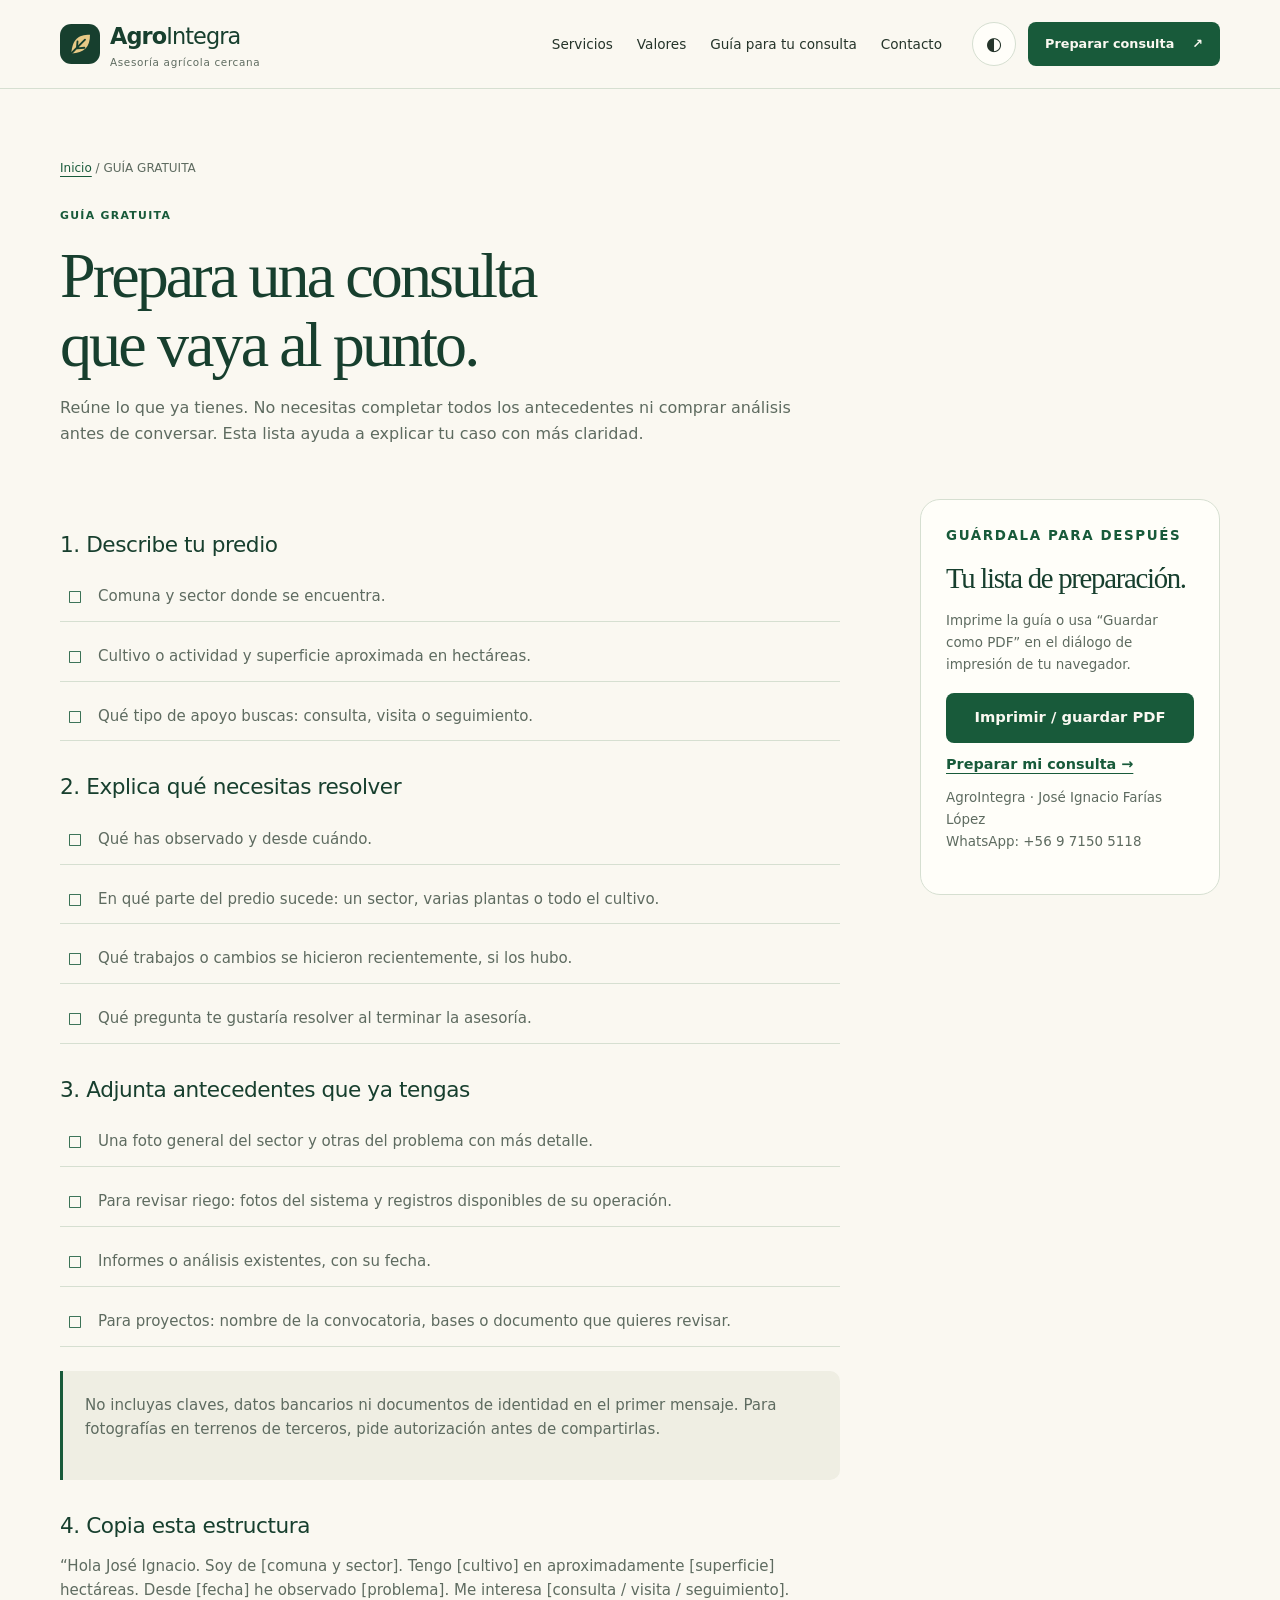
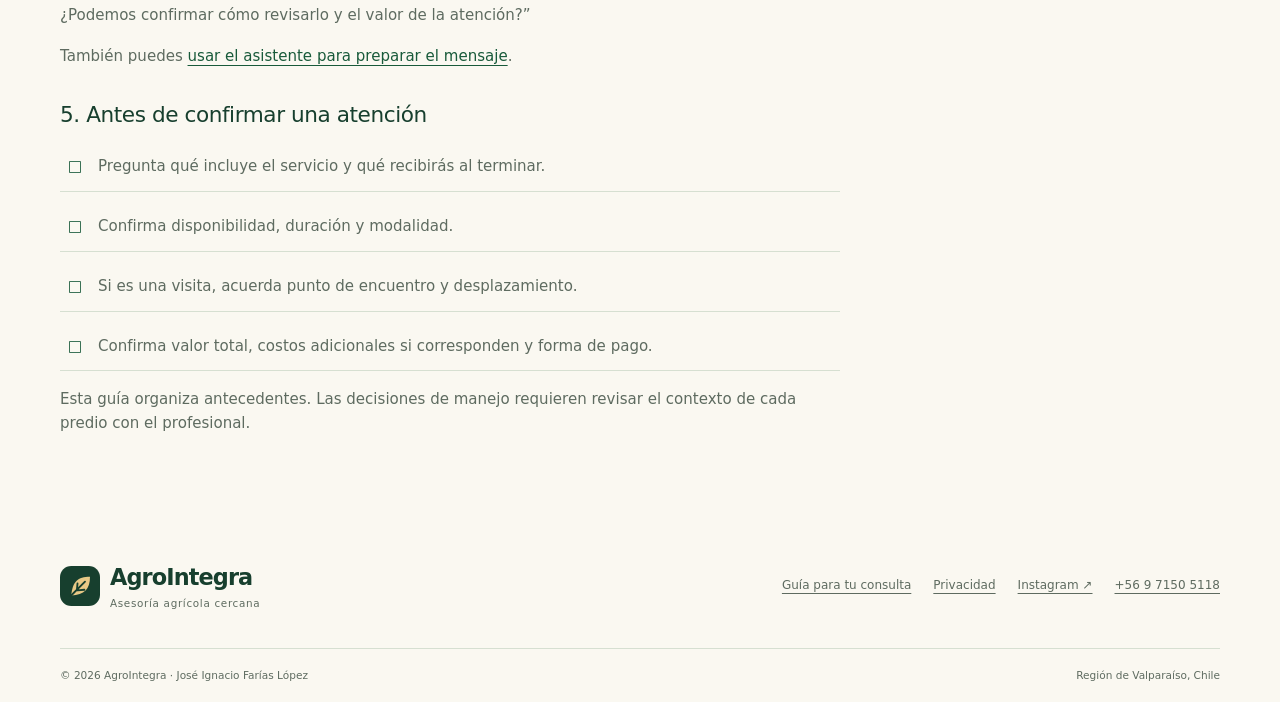
<file: guia.html>
<!doctype html><html lang="es-CL"><head><meta charset="utf-8"><meta name="viewport" content="width=device-width,initial-scale=1"><meta name="color-scheme" content="light dark"><title>Qué enviar antes de pedir una asesoría agrícola · AgroIntegra</title><meta name="description" content="Lista práctica para preparar una consulta agrícola: comuna, cultivo, superficie, fotos y antecedentes. Guárdala o imprímela y prepara tu mensaje por WhatsApp."><link rel="canonical" href="https://joseignacio-ing-agricola.github.io/AGROINTEGRA/guia.html"><meta property="og:type" content="article"><meta property="og:locale" content="es_CL"><meta property="og:title" content="Qué enviar antes de pedir una asesoría agrícola · AgroIntegra"><meta property="og:description" content="Lista práctica para preparar una consulta agrícola: comuna, cultivo, superficie, fotos y antecedentes. Guárdala o imprímela y prepara tu mensaje por WhatsApp."><meta property="og:url" content="https://joseignacio-ing-agricola.github.io/AGROINTEGRA/guia.html"><meta property="og:image" content="https://joseignacio-ing-agricola.github.io/AGROINTEGRA/assets/compartir.png"><meta name="twitter:card" content="summary_large_image"><meta name="theme-color" content="#173f2e"><link rel="icon" href="./assets/hoja.svg" type="image/svg+xml"><link rel="stylesheet" href="./assets/styles.css"></head><body class="content-page"><a class="skip" href="#contenido">Saltar al contenido</a><header class="header">
  <div class="container nav">
    <a class="brand" href="./" aria-label="AgroIntegra, inicio"><img src="./assets/hoja.svg" width="40" height="40" alt=""><span>Agro<span class="brand-accent">Integra</span><small>Asesoría agrícola cercana</small></span></a>
    <button id="menu-toggle" class="icon-button menu-button" hidden aria-expanded="false" aria-controls="menu" aria-label="Abrir menú">☰</button>
    <nav id="menu" aria-label="Principal"><a href="./#servicios">Servicios</a><a href="./#valores">Valores</a><a href="./guia.html">Guía para tu consulta</a><a href="./#contacto">Contacto</a></nav>
    <div class="nav-tools"><button id="theme-toggle" class="icon-button" hidden aria-label="Cambiar tema">◐</button><a class="button small nav-cta" href="./#consulta">Preparar consulta <span aria-hidden="true">↗</span></a></div>
  </div>
</header><main id="contenido"><div class="container page-hero"><nav class="breadcrumbs" aria-label="Ruta"><a href="./">Inicio</a> / GUÍA GRATUITA</nav><p class="eyebrow green">GUÍA GRATUITA</p><h1>Prepara una consulta<br>que vaya al punto.</h1><p class="intro">Reúne lo que ya tienes. No necesitas completar todos los antecedentes ni comprar análisis antes de conversar. Esta lista ayuda a explicar tu caso con más claridad.</p></div><div class="container article-layout"><article><h2>1. Describe tu predio</h2><ul class="check-sheet"><li>Comuna y sector donde se encuentra.</li><li>Cultivo o actividad y superficie aproximada en hectáreas.</li><li>Qué tipo de apoyo buscas: consulta, visita o seguimiento.</li></ul><h2>2. Explica qué necesitas resolver</h2><ul class="check-sheet"><li>Qué has observado y desde cuándo.</li><li>En qué parte del predio sucede: un sector, varias plantas o todo el cultivo.</li><li>Qué trabajos o cambios se hicieron recientemente, si los hubo.</li><li>Qué pregunta te gustaría resolver al terminar la asesoría.</li></ul><h2>3. Adjunta antecedentes que ya tengas</h2><ul class="check-sheet"><li>Una foto general del sector y otras del problema con más detalle.</li><li>Para revisar riego: fotos del sistema y registros disponibles de su operación.</li><li>Informes o análisis existentes, con su fecha.</li><li>Para proyectos: nombre de la convocatoria, bases o documento que quieres revisar.</li></ul><div class="note-block"><p>No incluyas claves, datos bancarios ni documentos de identidad en el primer mensaje. Para fotografías en terrenos de terceros, pide autorización antes de compartirlas.</p></div><h2>4. Copia esta estructura</h2><p>“Hola José Ignacio. Soy de [comuna y sector]. Tengo [cultivo] en aproximadamente [superficie] hectáreas. Desde [fecha] he observado [problema]. Me interesa [consulta / visita / seguimiento]. ¿Podemos confirmar cómo revisarlo y el valor de la atención?”</p><p>También puedes <a href="./?utm_source=guia&amp;utm_medium=organic&amp;utm_campaign=preparacion#consulta">usar el asistente para preparar el mensaje</a>.</p><h2>5. Antes de confirmar una atención</h2><ul class="check-sheet"><li>Pregunta qué incluye el servicio y qué recibirás al terminar.</li><li>Confirma disponibilidad, duración y modalidad.</li><li>Si es una visita, acuerda punto de encuentro y desplazamiento.</li><li>Confirma valor total, costos adicionales si corresponden y forma de pago.</li></ul><p class="micro">Esta guía organiza antecedentes. Las decisiones de manejo requieren revisar el contexto de cada predio con el profesional.</p></article><aside><p class="eyebrow green">GUÁRDALA PARA DESPUÉS</p><h2 style="font-size:1.8rem">Tu lista de preparación.</h2><p>Imprime la guía o usa “Guardar como PDF” en el diálogo de impresión de tu navegador.</p><button class="button no-print" id="print-guide" hidden type="button">Imprimir / guardar PDF</button><a class="text-link" href="./?utm_source=guia&amp;utm_medium=organic&amp;utm_campaign=preparacion#consulta">Preparar mi consulta →</a><p>AgroIntegra · José Ignacio Farías López<br>WhatsApp: +56 9 7150 5118</p></aside></div></main><footer><div class="container footer-top"><a class="brand" href="./"><img src="./assets/hoja.svg" width="36" height="36" alt=""><span>AgroIntegra<small>Asesoría agrícola cercana</small></span></a><div><a href="./guia.html">Guía para tu consulta</a><a href="./privacidad.html">Privacidad</a><a href="https://www.instagram.com/agrointegra.consultores/" target="_blank" rel="noopener noreferrer">Instagram ↗</a><a href="tel:+56971505118">+56 9 7150 5118</a></div></div><div class="container footer-bottom"><span>© <span id="year">2026</span> AgroIntegra · José Ignacio Farías López</span><span>Región de Valparaíso, Chile</span></div></footer><script type="module" src="./assets/app.mjs"></script></body></html>
</file>
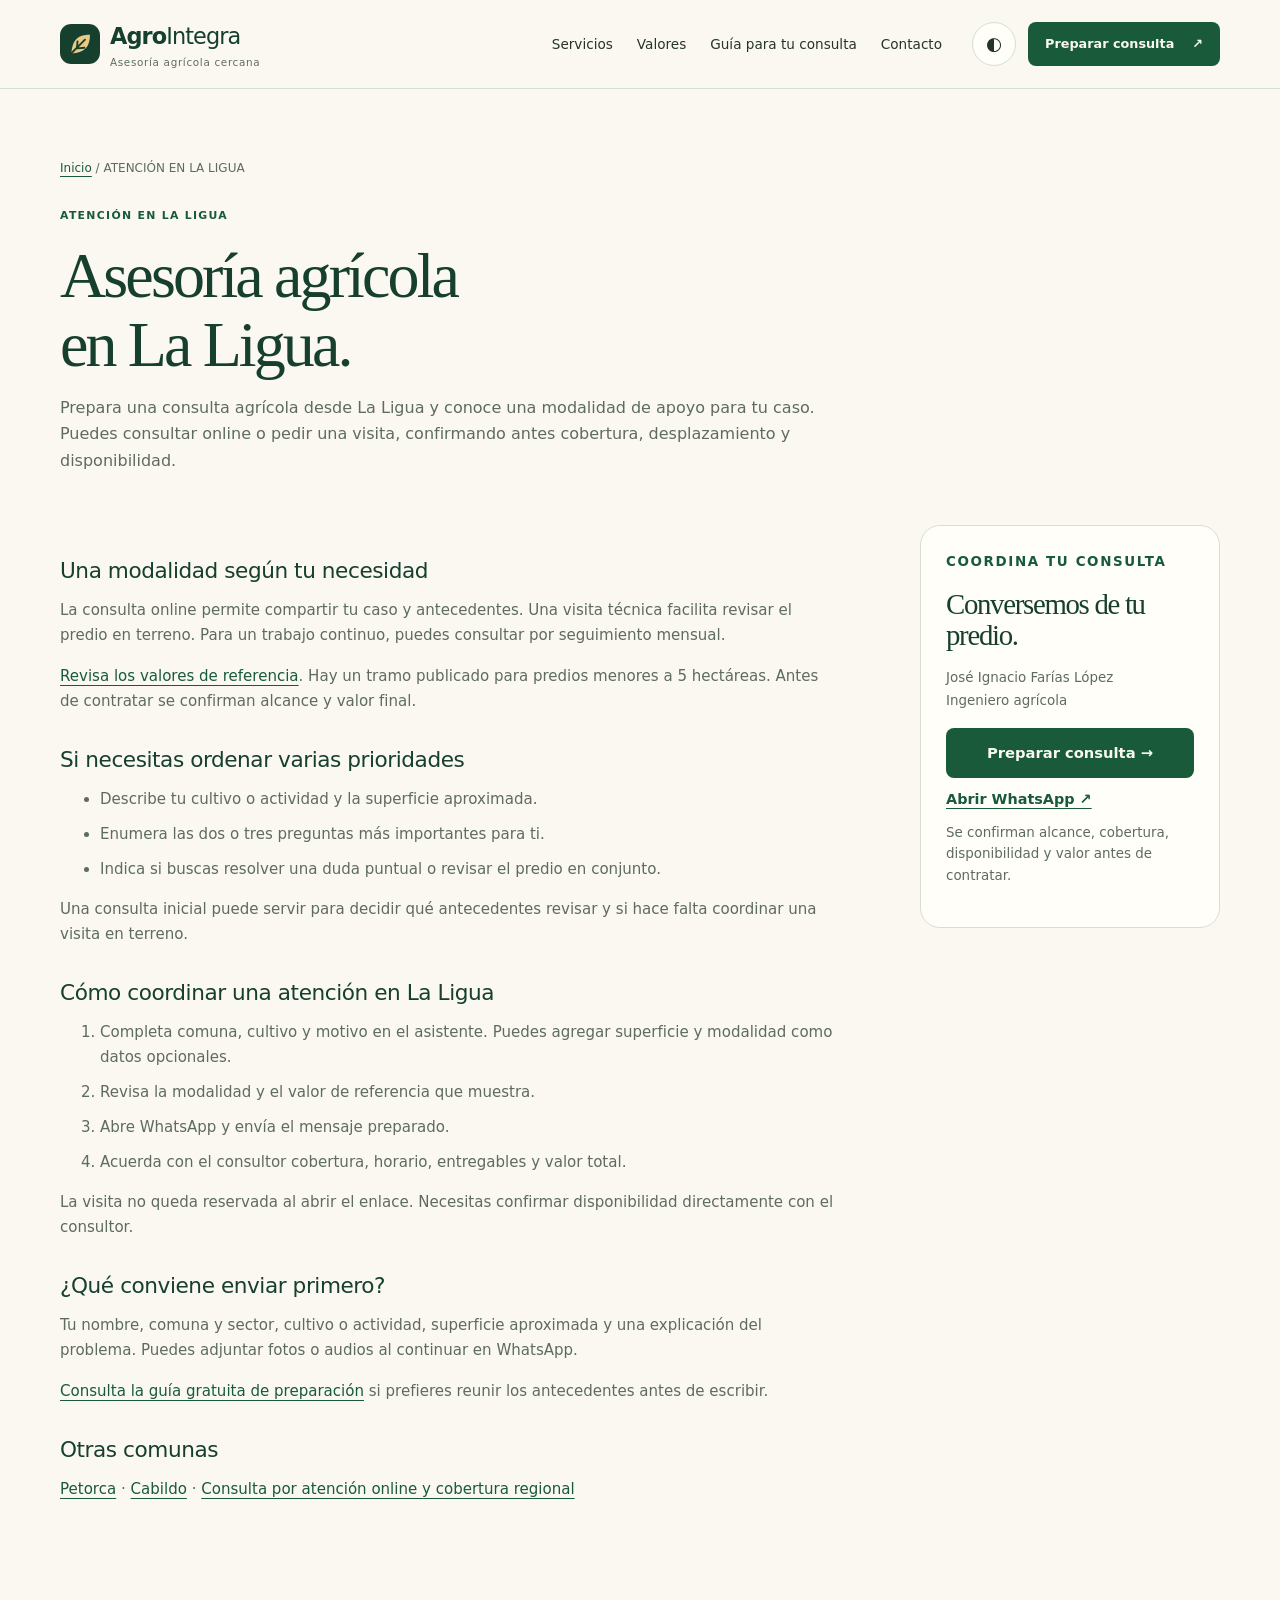
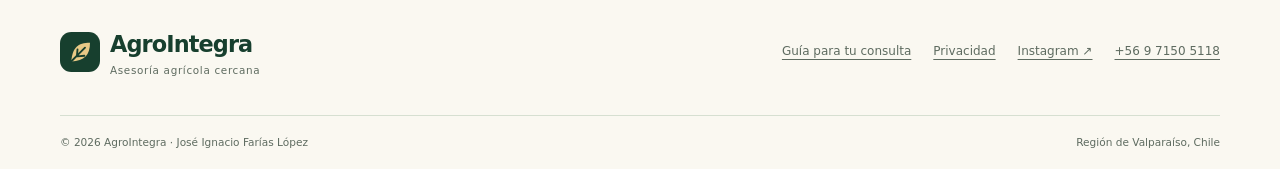
<file: la-ligua.html>
<!doctype html><html lang="es-CL"><head><meta charset="utf-8"><meta name="viewport" content="width=device-width,initial-scale=1"><meta name="color-scheme" content="light dark"><title>Asesoría agrícola en La Ligua · AgroIntegra</title><meta name="description" content="Apoyo técnico agrícola en La Ligua. Consulta por riego, cultivos, visitas y proyectos. Coordina alcance, valores y disponibilidad por WhatsApp."><link rel="canonical" href="https://joseignacio-ing-agricola.github.io/AGROINTEGRA/la-ligua.html"><meta property="og:type" content="article"><meta property="og:locale" content="es_CL"><meta property="og:title" content="Asesoría agrícola en La Ligua · AgroIntegra"><meta property="og:description" content="Apoyo técnico agrícola en La Ligua. Consulta por riego, cultivos, visitas y proyectos. Coordina alcance, valores y disponibilidad por WhatsApp."><meta property="og:url" content="https://joseignacio-ing-agricola.github.io/AGROINTEGRA/la-ligua.html"><meta property="og:image" content="https://joseignacio-ing-agricola.github.io/AGROINTEGRA/assets/compartir.png"><meta name="twitter:card" content="summary_large_image"><meta name="theme-color" content="#173f2e"><link rel="icon" href="./assets/hoja.svg" type="image/svg+xml"><link rel="stylesheet" href="./assets/styles.css"></head><body class="content-page"><a class="skip" href="#contenido">Saltar al contenido</a><header class="header">
  <div class="container nav">
    <a class="brand" href="./" aria-label="AgroIntegra, inicio"><img src="./assets/hoja.svg" width="40" height="40" alt=""><span>Agro<span class="brand-accent">Integra</span><small>Asesoría agrícola cercana</small></span></a>
    <button id="menu-toggle" class="icon-button menu-button" hidden aria-expanded="false" aria-controls="menu" aria-label="Abrir menú">☰</button>
    <nav id="menu" aria-label="Principal"><a href="./#servicios">Servicios</a><a href="./#valores">Valores</a><a href="./guia.html">Guía para tu consulta</a><a href="./#contacto">Contacto</a></nav>
    <div class="nav-tools"><button id="theme-toggle" class="icon-button" hidden aria-label="Cambiar tema">◐</button><a class="button small nav-cta" href="./#consulta">Preparar consulta <span aria-hidden="true">↗</span></a></div>
  </div>
</header><main id="contenido"><div class="container page-hero"><nav class="breadcrumbs" aria-label="Ruta"><a href="./">Inicio</a> / ATENCIÓN EN LA LIGUA</nav><p class="eyebrow green">ATENCIÓN EN LA LIGUA</p><h1>Asesoría agrícola<br>en La Ligua.</h1><p class="intro">Prepara una consulta agrícola desde La Ligua y conoce una modalidad de apoyo para tu caso. Puedes consultar online o pedir una visita, confirmando antes cobertura, desplazamiento y disponibilidad.</p></div><div class="container article-layout"><article><h2>Una modalidad según tu necesidad</h2><p>La consulta online permite compartir tu caso y antecedentes. Una visita técnica facilita revisar el predio en terreno. Para un trabajo continuo, puedes consultar por seguimiento mensual.</p><p><a href="./#valores">Revisa los valores de referencia</a>. Hay un tramo publicado para predios menores a 5 hectáreas. Antes de contratar se confirman alcance y valor final.</p><h2>Si necesitas ordenar varias prioridades</h2><ul><li>Describe tu cultivo o actividad y la superficie aproximada.</li><li>Enumera las dos o tres preguntas más importantes para ti.</li><li>Indica si buscas resolver una duda puntual o revisar el predio en conjunto.</li></ul><p>Una consulta inicial puede servir para decidir qué antecedentes revisar y si hace falta coordinar una visita en terreno.</p><h2>Cómo coordinar una atención en La Ligua</h2><ol><li>Completa comuna, cultivo y motivo en el asistente. Puedes agregar superficie y modalidad como datos opcionales.</li><li>Revisa la modalidad y el valor de referencia que muestra.</li><li>Abre WhatsApp y envía el mensaje preparado.</li><li>Acuerda con el consultor cobertura, horario, entregables y valor total.</li></ol><p>La visita no queda reservada al abrir el enlace. Necesitas confirmar disponibilidad directamente con el consultor.</p><h2>¿Qué conviene enviar primero?</h2><p>Tu nombre, comuna y sector, cultivo o actividad, superficie aproximada y una explicación del problema. Puedes adjuntar fotos o audios al continuar en WhatsApp.</p><p><a href="./guia.html">Consulta la guía gratuita de preparación</a> si prefieres reunir los antecedentes antes de escribir.</p><h2>Otras comunas</h2><p><a href="./petorca.html">Petorca</a> · <a href="./cabildo.html">Cabildo</a> · <a href="./#contacto">Consulta por atención online y cobertura regional</a></p></article><aside><p class="eyebrow green">COORDINA TU CONSULTA</p><h2 style="font-size:1.8rem">Conversemos de tu predio.</h2><p>José Ignacio Farías López<br>Ingeniero agrícola</p><a class="button" href="./?comuna=La%20Ligua#consulta">Preparar consulta →</a><a class="text-link" data-whatsapp data-commune="La Ligua" href="https://wa.me/56971505118">Abrir WhatsApp ↗</a><p class="micro">Se confirman alcance, cobertura, disponibilidad y valor antes de contratar.</p></aside></div></main><footer><div class="container footer-top"><a class="brand" href="./"><img src="./assets/hoja.svg" width="36" height="36" alt=""><span>AgroIntegra<small>Asesoría agrícola cercana</small></span></a><div><a href="./guia.html">Guía para tu consulta</a><a href="./privacidad.html">Privacidad</a><a href="https://www.instagram.com/agrointegra.consultores/" target="_blank" rel="noopener noreferrer">Instagram ↗</a><a href="tel:+56971505118">+56 9 7150 5118</a></div></div><div class="container footer-bottom"><span>© <span id="year">2026</span> AgroIntegra · José Ignacio Farías López</span><span>Región de Valparaíso, Chile</span></div></footer><script type="module" src="./assets/app.mjs"></script></body></html>
</file>
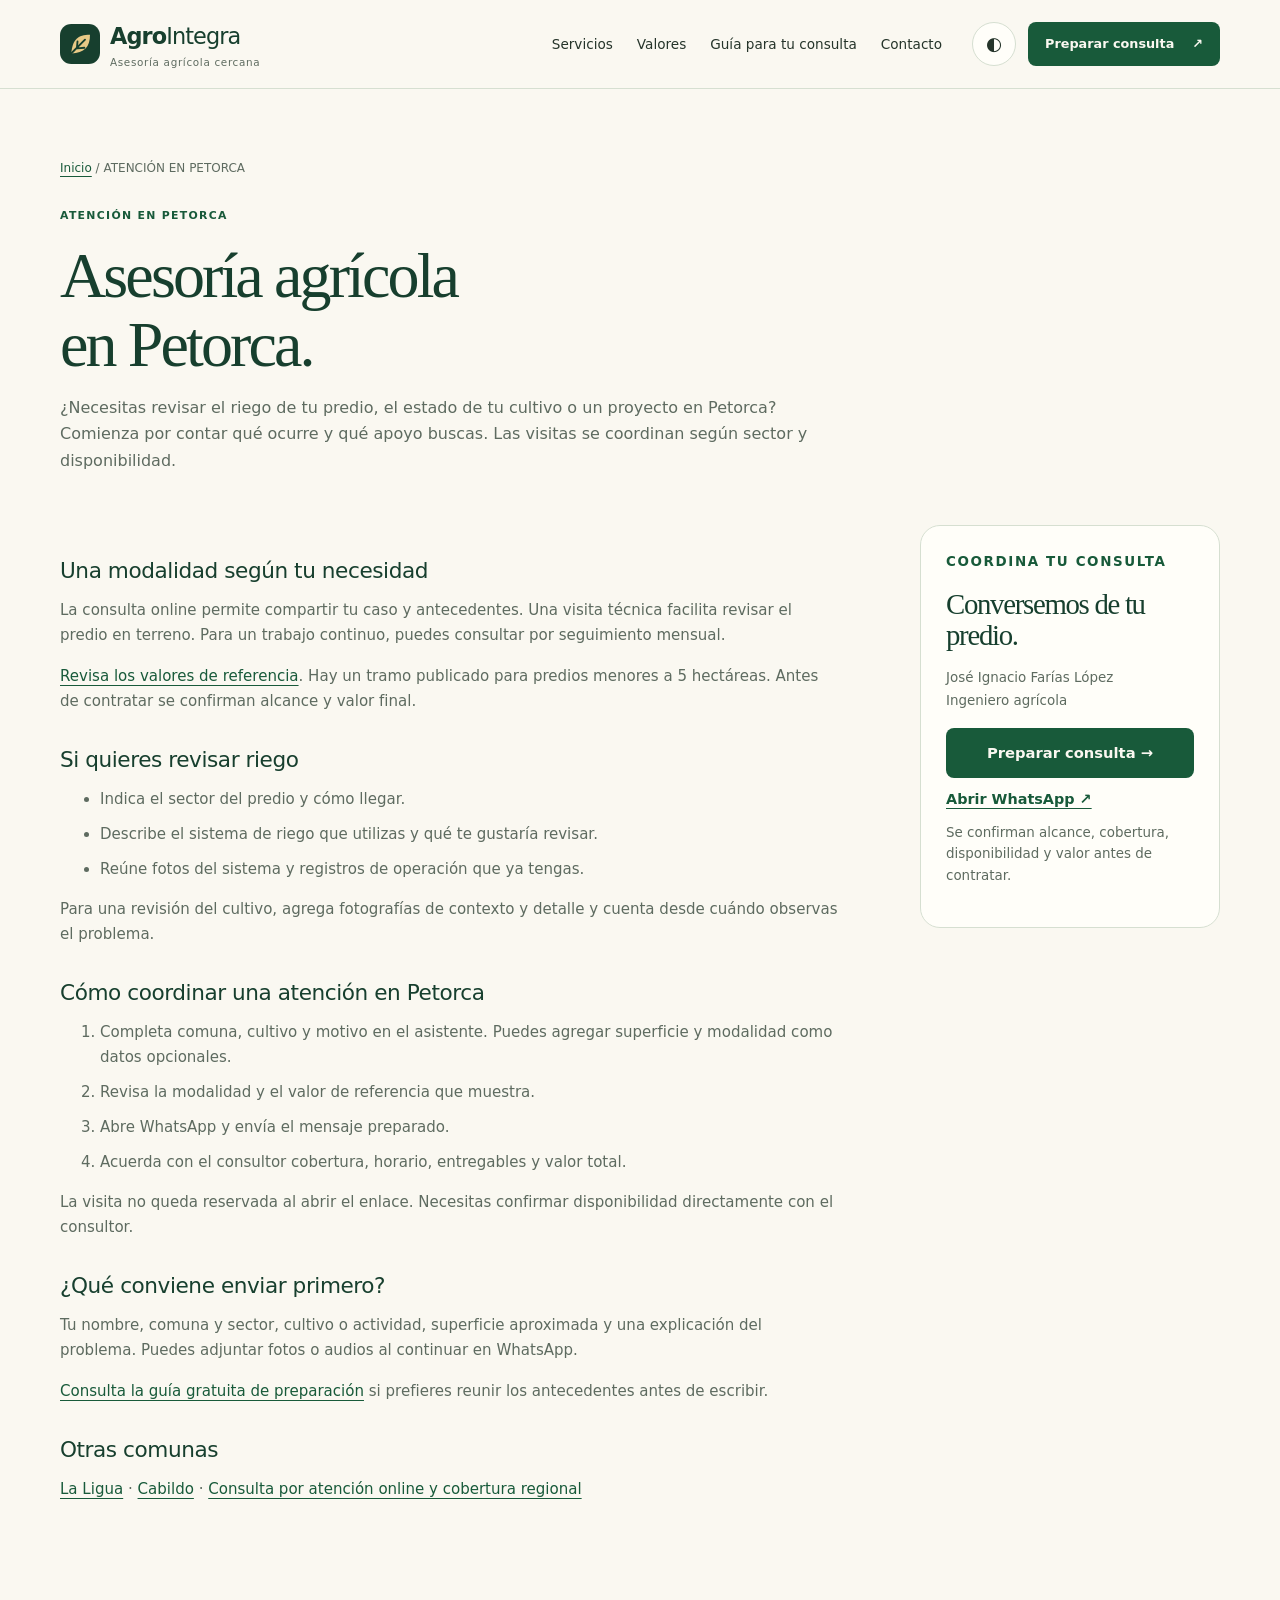
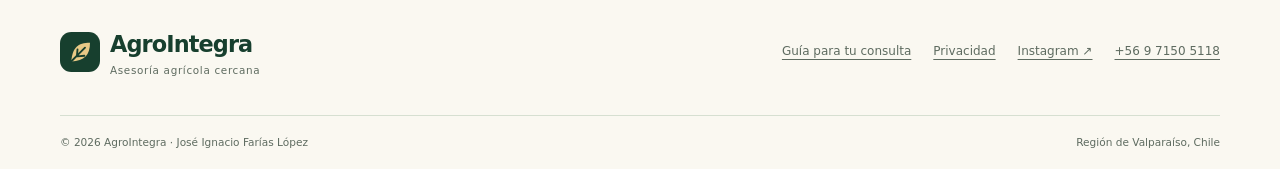
<file: petorca.html>
<!doctype html><html lang="es-CL"><head><meta charset="utf-8"><meta name="viewport" content="width=device-width,initial-scale=1"><meta name="color-scheme" content="light dark"><title>Asesoría agrícola en Petorca · AgroIntegra</title><meta name="description" content="Apoyo técnico agrícola en Petorca. Consulta por riego, cultivos, visitas y proyectos. Coordina alcance, valores y disponibilidad por WhatsApp."><link rel="canonical" href="https://joseignacio-ing-agricola.github.io/AGROINTEGRA/petorca.html"><meta property="og:type" content="article"><meta property="og:locale" content="es_CL"><meta property="og:title" content="Asesoría agrícola en Petorca · AgroIntegra"><meta property="og:description" content="Apoyo técnico agrícola en Petorca. Consulta por riego, cultivos, visitas y proyectos. Coordina alcance, valores y disponibilidad por WhatsApp."><meta property="og:url" content="https://joseignacio-ing-agricola.github.io/AGROINTEGRA/petorca.html"><meta property="og:image" content="https://joseignacio-ing-agricola.github.io/AGROINTEGRA/assets/compartir.png"><meta name="twitter:card" content="summary_large_image"><meta name="theme-color" content="#173f2e"><link rel="icon" href="./assets/hoja.svg" type="image/svg+xml"><link rel="stylesheet" href="./assets/styles.css"></head><body class="content-page"><a class="skip" href="#contenido">Saltar al contenido</a><header class="header">
  <div class="container nav">
    <a class="brand" href="./" aria-label="AgroIntegra, inicio"><img src="./assets/hoja.svg" width="40" height="40" alt=""><span>Agro<span class="brand-accent">Integra</span><small>Asesoría agrícola cercana</small></span></a>
    <button id="menu-toggle" class="icon-button menu-button" hidden aria-expanded="false" aria-controls="menu" aria-label="Abrir menú">☰</button>
    <nav id="menu" aria-label="Principal"><a href="./#servicios">Servicios</a><a href="./#valores">Valores</a><a href="./guia.html">Guía para tu consulta</a><a href="./#contacto">Contacto</a></nav>
    <div class="nav-tools"><button id="theme-toggle" class="icon-button" hidden aria-label="Cambiar tema">◐</button><a class="button small nav-cta" href="./#consulta">Preparar consulta <span aria-hidden="true">↗</span></a></div>
  </div>
</header><main id="contenido"><div class="container page-hero"><nav class="breadcrumbs" aria-label="Ruta"><a href="./">Inicio</a> / ATENCIÓN EN PETORCA</nav><p class="eyebrow green">ATENCIÓN EN PETORCA</p><h1>Asesoría agrícola<br>en Petorca.</h1><p class="intro">¿Necesitas revisar el riego de tu predio, el estado de tu cultivo o un proyecto en Petorca? Comienza por contar qué ocurre y qué apoyo buscas. Las visitas se coordinan según sector y disponibilidad.</p></div><div class="container article-layout"><article><h2>Una modalidad según tu necesidad</h2><p>La consulta online permite compartir tu caso y antecedentes. Una visita técnica facilita revisar el predio en terreno. Para un trabajo continuo, puedes consultar por seguimiento mensual.</p><p><a href="./#valores">Revisa los valores de referencia</a>. Hay un tramo publicado para predios menores a 5 hectáreas. Antes de contratar se confirman alcance y valor final.</p><h2>Si quieres revisar riego</h2><ul><li>Indica el sector del predio y cómo llegar.</li><li>Describe el sistema de riego que utilizas y qué te gustaría revisar.</li><li>Reúne fotos del sistema y registros de operación que ya tengas.</li></ul><p>Para una revisión del cultivo, agrega fotografías de contexto y detalle y cuenta desde cuándo observas el problema.</p><h2>Cómo coordinar una atención en Petorca</h2><ol><li>Completa comuna, cultivo y motivo en el asistente. Puedes agregar superficie y modalidad como datos opcionales.</li><li>Revisa la modalidad y el valor de referencia que muestra.</li><li>Abre WhatsApp y envía el mensaje preparado.</li><li>Acuerda con el consultor cobertura, horario, entregables y valor total.</li></ol><p>La visita no queda reservada al abrir el enlace. Necesitas confirmar disponibilidad directamente con el consultor.</p><h2>¿Qué conviene enviar primero?</h2><p>Tu nombre, comuna y sector, cultivo o actividad, superficie aproximada y una explicación del problema. Puedes adjuntar fotos o audios al continuar en WhatsApp.</p><p><a href="./guia.html">Consulta la guía gratuita de preparación</a> si prefieres reunir los antecedentes antes de escribir.</p><h2>Otras comunas</h2><p><a href="./la-ligua.html">La Ligua</a> · <a href="./cabildo.html">Cabildo</a> · <a href="./#contacto">Consulta por atención online y cobertura regional</a></p></article><aside><p class="eyebrow green">COORDINA TU CONSULTA</p><h2 style="font-size:1.8rem">Conversemos de tu predio.</h2><p>José Ignacio Farías López<br>Ingeniero agrícola</p><a class="button" href="./?comuna=Petorca#consulta">Preparar consulta →</a><a class="text-link" data-whatsapp data-commune="Petorca" href="https://wa.me/56971505118">Abrir WhatsApp ↗</a><p class="micro">Se confirman alcance, cobertura, disponibilidad y valor antes de contratar.</p></aside></div></main><footer><div class="container footer-top"><a class="brand" href="./"><img src="./assets/hoja.svg" width="36" height="36" alt=""><span>AgroIntegra<small>Asesoría agrícola cercana</small></span></a><div><a href="./guia.html">Guía para tu consulta</a><a href="./privacidad.html">Privacidad</a><a href="https://www.instagram.com/agrointegra.consultores/" target="_blank" rel="noopener noreferrer">Instagram ↗</a><a href="tel:+56971505118">+56 9 7150 5118</a></div></div><div class="container footer-bottom"><span>© <span id="year">2026</span> AgroIntegra · José Ignacio Farías López</span><span>Región de Valparaíso, Chile</span></div></footer><script type="module" src="./assets/app.mjs"></script></body></html>
</file>
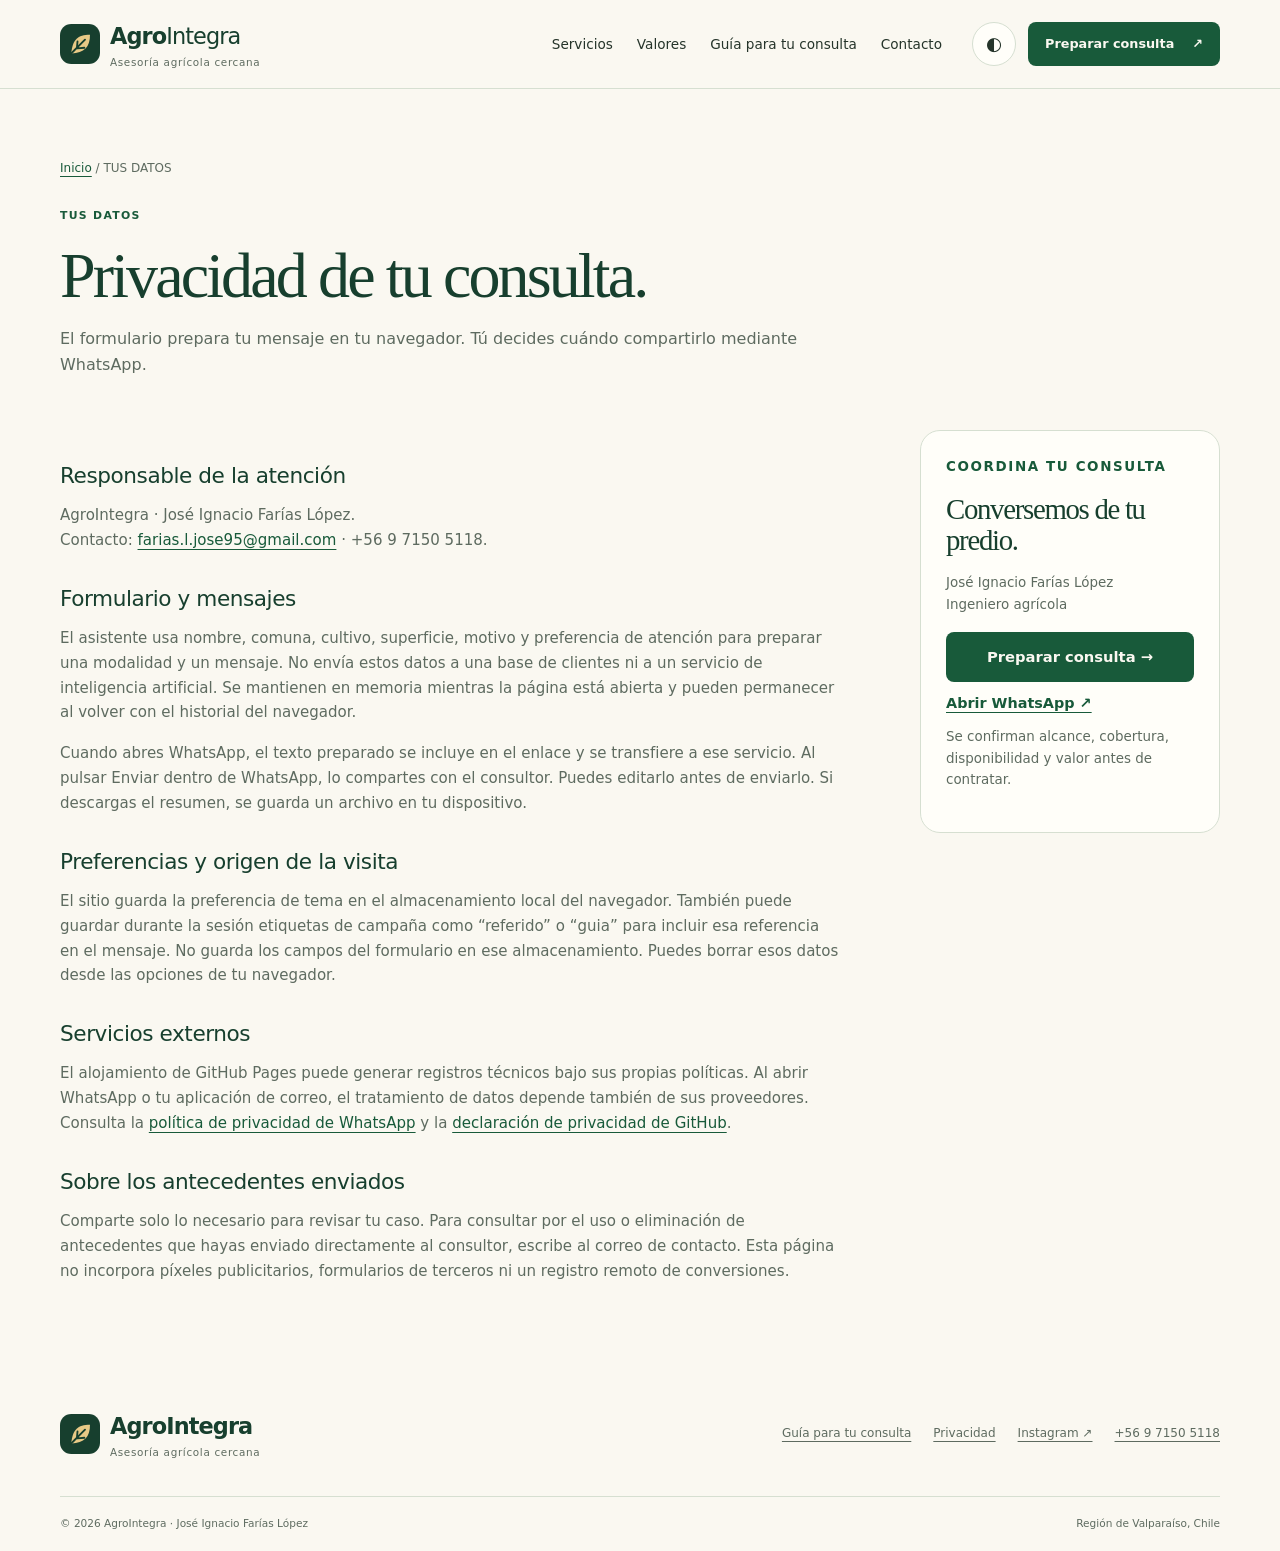
<file: privacidad.html>
<!doctype html><html lang="es-CL"><head><meta charset="utf-8"><meta name="viewport" content="width=device-width,initial-scale=1"><meta name="color-scheme" content="light dark"><title>Privacidad y datos de tu consulta · AgroIntegra</title><meta name="description" content="Cómo AgroIntegra prepara tu mensaje y qué datos se comparten al contactar por WhatsApp. Información de contacto y preferencias del navegador."><link rel="canonical" href="https://joseignacio-ing-agricola.github.io/AGROINTEGRA/privacidad.html"><meta property="og:type" content="article"><meta property="og:locale" content="es_CL"><meta property="og:title" content="Privacidad y datos de tu consulta · AgroIntegra"><meta property="og:description" content="Cómo AgroIntegra prepara tu mensaje y qué datos se comparten al contactar por WhatsApp. Información de contacto y preferencias del navegador."><meta property="og:url" content="https://joseignacio-ing-agricola.github.io/AGROINTEGRA/privacidad.html"><meta property="og:image" content="https://joseignacio-ing-agricola.github.io/AGROINTEGRA/assets/compartir.png"><meta name="twitter:card" content="summary_large_image"><meta name="theme-color" content="#173f2e"><link rel="icon" href="./assets/hoja.svg" type="image/svg+xml"><link rel="stylesheet" href="./assets/styles.css"></head><body class="content-page"><a class="skip" href="#contenido">Saltar al contenido</a><header class="header">
  <div class="container nav">
    <a class="brand" href="./" aria-label="AgroIntegra, inicio"><img src="./assets/hoja.svg" width="40" height="40" alt=""><span>Agro<span class="brand-accent">Integra</span><small>Asesoría agrícola cercana</small></span></a>
    <button id="menu-toggle" class="icon-button menu-button" hidden aria-expanded="false" aria-controls="menu" aria-label="Abrir menú">☰</button>
    <nav id="menu" aria-label="Principal"><a href="./#servicios">Servicios</a><a href="./#valores">Valores</a><a href="./guia.html">Guía para tu consulta</a><a href="./#contacto">Contacto</a></nav>
    <div class="nav-tools"><button id="theme-toggle" class="icon-button" hidden aria-label="Cambiar tema">◐</button><a class="button small nav-cta" href="./#consulta">Preparar consulta <span aria-hidden="true">↗</span></a></div>
  </div>
</header><main id="contenido"><div class="container page-hero"><nav class="breadcrumbs" aria-label="Ruta"><a href="./">Inicio</a> / TUS DATOS</nav><p class="eyebrow green">TUS DATOS</p><h1>Privacidad de tu consulta.</h1><p class="intro">El formulario prepara tu mensaje en tu navegador. Tú decides cuándo compartirlo mediante WhatsApp.</p></div><div class="container article-layout"><article><h2>Responsable de la atención</h2><p>AgroIntegra · José Ignacio Farías López.<br>Contacto: <a href="mailto:farias.l.jose95@gmail.com">farias.l.jose95@gmail.com</a> · +56 9 7150 5118.</p><h2>Formulario y mensajes</h2><p>El asistente usa nombre, comuna, cultivo, superficie, motivo y preferencia de atención para preparar una modalidad y un mensaje. No envía estos datos a una base de clientes ni a un servicio de inteligencia artificial. Se mantienen en memoria mientras la página está abierta y pueden permanecer al volver con el historial del navegador.</p><p>Cuando abres WhatsApp, el texto preparado se incluye en el enlace y se transfiere a ese servicio. Al pulsar Enviar dentro de WhatsApp, lo compartes con el consultor. Puedes editarlo antes de enviarlo. Si descargas el resumen, se guarda un archivo en tu dispositivo.</p><h2>Preferencias y origen de la visita</h2><p>El sitio guarda la preferencia de tema en el almacenamiento local del navegador. También puede guardar durante la sesión etiquetas de campaña como “referido” o “guia” para incluir esa referencia en el mensaje. No guarda los campos del formulario en ese almacenamiento. Puedes borrar esos datos desde las opciones de tu navegador.</p><h2>Servicios externos</h2><p>El alojamiento de GitHub Pages puede generar registros técnicos bajo sus propias políticas. Al abrir WhatsApp o tu aplicación de correo, el tratamiento de datos depende también de sus proveedores. Consulta la <a href="https://www.whatsapp.com/legal/privacy-policy" target="_blank" rel="noopener noreferrer">política de privacidad de WhatsApp</a> y la <a href="https://docs.github.com/es/site-policy/privacy-policies/github-general-privacy-statement" target="_blank" rel="noopener noreferrer">declaración de privacidad de GitHub</a>.</p><h2>Sobre los antecedentes enviados</h2><p>Comparte solo lo necesario para revisar tu caso. Para consultar por el uso o eliminación de antecedentes que hayas enviado directamente al consultor, escribe al correo de contacto. Esta página no incorpora píxeles publicitarios, formularios de terceros ni un registro remoto de conversiones.</p></article><aside><p class="eyebrow green">COORDINA TU CONSULTA</p><h2 style="font-size:1.8rem">Conversemos de tu predio.</h2><p>José Ignacio Farías López<br>Ingeniero agrícola</p><a class="button" href="./?comuna=#consulta">Preparar consulta →</a><a class="text-link" data-whatsapp  href="https://wa.me/56971505118">Abrir WhatsApp ↗</a><p class="micro">Se confirman alcance, cobertura, disponibilidad y valor antes de contratar.</p></aside></div></main><footer><div class="container footer-top"><a class="brand" href="./"><img src="./assets/hoja.svg" width="36" height="36" alt=""><span>AgroIntegra<small>Asesoría agrícola cercana</small></span></a><div><a href="./guia.html">Guía para tu consulta</a><a href="./privacidad.html">Privacidad</a><a href="https://www.instagram.com/agrointegra.consultores/" target="_blank" rel="noopener noreferrer">Instagram ↗</a><a href="tel:+56971505118">+56 9 7150 5118</a></div></div><div class="container footer-bottom"><span>© <span id="year">2026</span> AgroIntegra · José Ignacio Farías López</span><span>Región de Valparaíso, Chile</span></div></footer><script type="module" src="./assets/app.mjs"></script></body></html>
</file>
<file: assets/styles.css>
:root{color-scheme:light;--bg:#faf8f1;--surface:#fffef9;--soft:#efeee3;--text:#25342a;--muted:#5e6b60;--heading:#173f2e;--green:#185a3a;--hover:#0d422a;--line:#d6dfd1;--gold:#e8c986;--shadow:0 12px 35px #153b2110;--radius:20px;--serif:Georgia,'Times New Roman',serif;--sans:system-ui,-apple-system,'Segoe UI',sans-serif}
@media(prefers-color-scheme:dark){:root:not([data-theme=light]){color-scheme:dark;--bg:#17231c;--surface:#1f2e24;--soft:#26372b;--text:#e6eee1;--muted:#bbc8b6;--heading:#c2ddb2;--green:#b2d79c;--hover:#d0e5c2;--line:#415443;--shadow:0 12px 35px #0002}}
:root[data-theme=dark]{color-scheme:dark;--bg:#17231c;--surface:#1f2e24;--soft:#26372b;--text:#e6eee1;--muted:#bbc8b6;--heading:#c2ddb2;--green:#b2d79c;--hover:#d0e5c2;--line:#415443;--shadow:0 12px 35px #0002}
*{box-sizing:border-box}html{scroll-behavior:smooth;scroll-padding-top:100px}body{margin:0;background:var(--bg);color:var(--text);font:16px/1.65 var(--sans)}h1,h2,h3,p{margin:0 0 1rem}h1,h2{font-family:var(--serif);font-weight:400;letter-spacing:-.045em;line-height:1.08}h2{font-size:clamp(2.25rem,4.2vw,3.65rem);color:var(--heading)}h3{font-size:1.35rem;line-height:1.3;color:var(--heading)}a{color:var(--green);text-underline-offset:4px}button,input,select,textarea{font:inherit}button,a,input,select,textarea{-webkit-tap-highlight-color:transparent}button,a{touch-action:manipulation}button{cursor:pointer}img,svg{max-width:100%;height:auto}button:disabled{cursor:wait}a:focus-visible,button:focus-visible,input:focus-visible,select:focus-visible,textarea:focus-visible,summary:focus-visible,[tabindex="-1"]:focus-visible{outline:3px solid #a87013;outline-offset:4px}[hidden]{display:none!important}.container{width:min(1160px,calc(100% - 64px));margin-inline:auto}.narrow{max-width:800px}.skip{position:absolute;top:-90px;left:16px;z-index:100;background:var(--surface);padding:12px 20px;border:2px solid var(--green)}.skip:focus{top:12px}
.header{background:var(--bg);border-bottom:1px solid var(--line);position:sticky;top:0;z-index:20}.nav{display:flex;gap:30px;align-items:center;min-height:88px}.brand{display:flex;gap:10px;align-items:center;text-decoration:none;color:var(--heading);font-size:1.4rem;font-weight:750;letter-spacing:-.04em;flex-shrink:0}.brand img{width:40px;height:40px}.brand small{display:block;font-size:.65rem;font-weight:500;letter-spacing:.065em;color:var(--muted);line-height:1.5}.brand-accent{font-weight:450}.nav nav{display:flex;gap:24px;margin-left:auto;align-items:center}.nav nav a{color:var(--text);font-size:.85rem;text-decoration:none}.nav nav a:hover{text-decoration:underline}.nav-tools{display:flex;gap:12px;align-items:center}.icon-button{border:1px solid var(--line);background:var(--surface);color:var(--text);min-height:44px;min-width:44px;border-radius:50%;font-size:1.15rem}.menu-button{display:none}.button{display:inline-flex;justify-content:center;align-items:center;gap:18px;min-height:50px;padding:13px 24px;border-radius:8px;background:var(--green);color:var(--bg);font-weight:650;font-size:.92rem;text-decoration:none;border:1px solid transparent;line-height:1.4;text-align:center}.button:hover{background:var(--hover)}.button.gold{background:var(--gold);color:#243c2e}.button.gold:hover{background:#f5dbab}.button.outline{background:transparent;color:var(--green);border-color:var(--line)}.button.outline:hover{background:var(--soft)}.button.small{min-height:44px;padding:10px 16px;font-size:.8rem}.button.wide{width:100%}.actions{display:flex;align-items:center;gap:24px;flex-wrap:wrap}.text-link{display:inline-flex;align-items:center;min-height:44px;gap:16px;text-decoration:underline;font-size:.9rem;font-weight:600}.light{color:#f2edda!important}.micro{font-size:.75rem;color:var(--muted);line-height:1.6}.light-muted{color:#c1d0bd}.eyebrow{font-size:.68rem;font-weight:650;letter-spacing:.12em;display:flex;gap:10px;align-items:center;text-transform:uppercase}.eyebrow.green{color:var(--green)}.dot{width:7px;height:7px;background:var(--gold);border-radius:50%;flex:none}
.hero{background:#173f2e;color:#f4efdf;overflow:hidden}.hero-grid{display:grid;grid-template-columns:1.15fr 1fr;gap:60px;align-items:center;padding-block:78px 68px}.hero h1{font-size:clamp(3.2rem,5.5vw,5.25rem);margin:26px 0}.hero h1 em{font-weight:400;color:#e8c986}.hero-copy>p:not(.eyebrow):not(.micro){font-size:1.03rem;color:#d0dac9;max-width:480px}.hero .actions{margin-top:30px;gap:20px}.hero .micro{margin-top:12px}.hero-trust{display:flex;gap:10px 24px;flex-wrap:wrap;font-size:.7rem;color:#c5d1be;margin-top:32px;border-top:1px solid #ffffff26;padding-top:24px}.hero-trust span:before{content:'✓';color:#e8c986;margin-right:6px}.hero-visual{position:relative;padding:0 15px 34px 0}.field-art{width:100%;display:block}.field-note{position:absolute;left:-16px;bottom:15px;padding:20px 24px;background:#f5f2e4;color:#38533f;box-shadow:0 16px 30px #071d2830;display:flex;gap:16px;align-items:center;max-width:95%;border-radius:12px;font-size:.72rem}.field-note strong{display:block;font-size:.83rem;color:#193a29;font-weight:600;margin-top:4px}.note-icon{font-size:2.1rem;line-height:1;color:#4d6c43}.vertical-note{position:absolute;right:-24px;top:130px;writing-mode:vertical-rl;font-size:.56rem;letter-spacing:.24em;color:#c6d4bd}.trust-strip{background:var(--soft);border-bottom:1px solid var(--line)}.trust-strip .container{display:flex;justify-content:space-between;padding-block:22px;gap:24px}.trust-strip span{color:var(--green);font:italic 1.2rem var(--serif)}.trust-strip strong{font:500 .8rem var(--sans);color:var(--text);margin-left:12px}
.section{padding-block:88px}.section-heading{display:flex;justify-content:space-between;align-items:flex-end;gap:70px;margin-bottom:38px}.section-heading>p{max-width:340px;color:var(--muted);font-size:.93rem}.service-grid,.pricing-grid,.location-grid{display:grid;grid-template-columns:repeat(3,minmax(0,1fr));gap:22px}.service-card{padding:30px;background:var(--surface);border:1px solid var(--line);border-radius:var(--radius);display:flex;flex-direction:column;align-items:flex-start}.service-number{font-size:.65rem;color:var(--green);letter-spacing:.12em;margin-bottom:28px}.service-card p{color:var(--muted);font-size:.9rem}.service-card a{margin-top:auto;min-height:44px;display:flex;align-items:center;font-size:.8rem;font-weight:650;gap:15px}.section-note{font-size:.78rem;color:var(--muted);margin:24px 0 0;max-width:850px}
.assistant-section{background:var(--soft)}.assistant-grid{display:grid;grid-template-columns:.82fr 1.18fr;gap:72px;align-items:start}.assistant-intro{position:sticky;top:125px}.assistant-intro>p{color:var(--muted);font-size:.95rem}.check-list{list-style:none;padding:0;margin:24px 0;display:grid;gap:10px;font-size:.86rem}.check-list li{position:relative;padding-left:24px}.check-list li:before{content:'✓';color:var(--green);position:absolute;left:0;font-weight:700}.quiet-note{padding:18px 0;border-top:1px solid var(--line);border-bottom:1px solid var(--line);color:var(--muted);font-size:.77rem;margin-bottom:20px}.form-card{background:var(--surface);border:1px solid var(--line);border-radius:var(--radius);padding:30px;box-shadow:var(--shadow)}.form-top{display:flex;justify-content:space-between;align-items:center;gap:18px;margin-bottom:24px}.pill{font-size:.66rem;border:1px solid var(--line);padding:4px 10px;border-radius:20px;color:var(--green);white-space:nowrap}.form-top .micro{text-align:right;font-size:.65rem}.form-grid{display:grid;grid-template-columns:repeat(2,minmax(0,1fr));gap:17px}.field{min-width:0}.field.full{grid-column:1/-1}label{font-size:.76rem;font-weight:650;display:block;margin-bottom:7px}input,select,textarea{width:100%;background:var(--bg);border:1px solid var(--line);border-radius:7px;color:var(--text);padding:12px;font-size:.86rem;min-height:46px}textarea{resize:vertical}input::placeholder,textarea::placeholder{color:var(--muted);opacity:1}select{padding-right:25px}input[aria-invalid=true],select[aria-invalid=true],textarea[aria-invalid=true]{border-color:#b35232;border-width:2px}.field-error{display:block;font-size:.72rem;color:#a33c20;margin-top:4px}.field-error:empty{display:none}.notice{padding:16px;border:1px solid var(--line);border-radius:8px;font-size:.82rem;margin-bottom:20px}.error{border-color:#b35232;color:var(--text)}.result h3{font-family:var(--serif);font-size:2rem;font-weight:400}.result-price{font-size:1.5rem;font-weight:650;color:var(--green)}.result p:not(.eyebrow):not(.micro):not(.result-price){font-size:.85rem;color:var(--muted)}#message-preview{font-size:.76rem;line-height:1.6;margin-bottom:16px;max-height:340px}.result .secondary-actions{gap:10px 20px}.text-button{border:0;background:transparent;color:var(--green);font-size:.78rem;text-decoration:underline;text-underline-offset:4px;padding:12px 0;min-height:44px}.send-note{margin-top:12px}#action-status:empty{display:none}.price-card{border:1px solid var(--line);border-radius:var(--radius);background:var(--surface);padding:32px;display:flex;flex-direction:column;position:relative}.price-card>p:not(.eyebrow):not(.standard){font-size:.87rem;color:var(--muted)}.price-card.featured{border:2px solid var(--green)}.feature-label{position:absolute;top:-14px;left:24px;background:var(--green);color:var(--bg);font-size:.6rem;letter-spacing:.08em;padding:6px 12px;border-radius:4px}.price{font-family:var(--serif);font-size:2.4rem;line-height:1.2;color:var(--heading);margin-top:12px}.price small{display:block;font:400 .7rem/1.6 var(--sans);color:var(--muted);margin-top:6px}.standard{font-size:.73rem;color:var(--muted);margin-top:12px}.price-card .check-list{margin-bottom:28px}.price-card .button{margin-top:auto}.more-rates{margin-top:28px;font-size:.85rem}.more-rates p{color:var(--muted)}details{border-bottom:1px solid var(--line)}summary{cursor:pointer;list-style:none;padding:20px 34px 20px 0;position:relative;font-size:.93rem;font-weight:600;color:var(--heading)}summary::-webkit-details-marker{display:none}summary:after{content:'+';position:absolute;right:6px;font-size:1.3rem;top:14px}details[open]>summary:after{content:'−'}details p{font-size:.87rem;color:var(--muted);padding-bottom:15px}.table-wrap{overflow-x:auto}table{border-collapse:collapse;width:100%;font-size:.8rem;margin:16px 0}caption{text-align:left;margin-bottom:10px;font-weight:700}th,td{text-align:left;padding:12px;border-bottom:1px solid var(--line)}thead th{background:var(--soft)}tbody th{font-weight:500}
.about-section{background:var(--soft)}.about-grid{display:grid;grid-template-columns:.7fr 1fr;gap:90px;align-items:center}.profile-mark{border:1px solid var(--line);background:var(--surface);min-height:310px;display:flex;align-items:center;justify-content:center;flex-direction:column;font:italic 8rem var(--serif);color:var(--heading);border-radius:150px 150px 15px 15px;max-width:310px;width:100%;margin-inline:auto}.profile-mark span{font:500 .55rem var(--sans);letter-spacing:.2em;margin-top:8px}.lead{color:var(--green);font-size:.9rem}.about-grid p:not(.eyebrow):not(.lead):not(.micro){color:var(--muted);font-size:.93rem}.about-grid .actions{margin-top:28px}.about-grid .micro{margin-top:16px}.location-card{border:1px solid var(--line);padding:26px;border-radius:var(--radius);text-decoration:none;background:var(--surface)}.location-card>span{font:italic 1.5rem var(--serif);color:var(--muted);display:block;margin-bottom:18px}.location-card p{font-size:.88rem;color:var(--muted)}.location-card strong{font-size:.77rem}.location-card:hover{border-color:var(--green)}.guide-section{background:var(--soft)}.guide-grid{display:grid;grid-template-columns:1fr 1fr;gap:90px;align-items:center}.guide-grid>div>p:not(.eyebrow){color:var(--muted);font-size:.92rem}.numbered-list{padding:0;margin:0;list-style:none}.numbered-list li{display:flex;gap:25px;padding:22px 0;border-bottom:1px solid var(--line)}.numbered-list li>span{font:italic 1.6rem var(--serif);color:var(--green)}.numbered-list strong{font-size:.9rem}.numbered-list p{font-size:.84rem;color:var(--muted);margin-top:6px;margin-bottom:0}.faq-section h2{margin-bottom:30px}.final-cta{padding-block:72px;background:#173f2e;color:#f4efdf}.final-cta h2{color:#f4efdf;font-size:clamp(2.5rem,5vw,4rem)}.final-cta>div>p:not(.eyebrow){color:#d0dac9}.final-cta .eyebrow{color:#e8c986}.final-cta .actions{margin-top:24px}.share-fallback{margin-top:16px;max-width:600px;background:#f4efdf;color:#173f2e}.footer-top{display:flex;justify-content:space-between;align-items:center;gap:30px;padding-block:36px}.footer-top>div{display:flex;gap:22px;flex-wrap:wrap}.footer-top>div a{font-size:.75rem;color:var(--muted);display:inline-flex;min-height:44px;align-items:center}.footer-bottom{border-top:1px solid var(--line);display:flex;justify-content:space-between;padding-block:18px;font-size:.66rem;color:var(--muted);gap:20px}.mobile-contact{display:none}.content-page .page-hero{padding-block:70px 35px}.page-hero h1{font-size:clamp(2.7rem,5vw,4.4rem);color:var(--heading);max-width:900px}.page-hero .intro{max-width:760px;color:var(--muted);font-size:1rem}.article-layout{display:grid;grid-template-columns:1fr 300px;gap:80px;align-items:start;padding-bottom:72px}.article-layout article h2{font-family:var(--sans);font-size:1.35rem;letter-spacing:-.02em;margin-top:34px}.article-layout article h3{font-size:1rem}.article-layout article p,.article-layout li{color:var(--muted);font-size:.94rem}.article-layout li{margin-bottom:10px}.article-layout aside{position:sticky;top:120px;border:1px solid var(--line);padding:25px;border-radius:var(--radius);background:var(--surface)}.article-layout aside p{font-size:.84rem;color:var(--muted)}.article-layout aside .button{width:100%}.breadcrumbs{font-size:.75rem;color:var(--muted);margin-bottom:28px}.check-sheet{list-style:none;padding:0}.check-sheet li{padding:12px 12px 12px 38px;border-bottom:1px solid var(--line);position:relative}.check-sheet li:before{content:'□';position:absolute;left:8px;color:var(--green)}.note-block{padding:22px;border-left:3px solid var(--green);background:var(--soft);border-radius:0 10px 10px 0;margin-block:24px}
@media(max-width:1100px){.nav{gap:18px}.nav nav{gap:16px}.nav-cta{display:none}.hero-grid{gap:28px}.hero h1{font-size:4.2rem}.hero-visual{padding-right:20px}.vertical-note{right:0}.assistant-grid{gap:36px}.price-card{padding:25px}.section-heading{gap:35px}}
@media(max-width:850px){.container{width:calc(100% - 40px)}.nav{flex-wrap:wrap;gap:12px;min-height:78px;padding-block:14px}.nav-tools{margin-left:auto}.nav nav{order:4;flex-basis:100%;margin-left:0;justify-content:flex-start;flex-wrap:wrap;gap:12px 24px;padding-top:8px}.nav-ready .menu-button{display:block;margin-left:auto}.nav-ready .nav-tools{margin-left:0}.nav-ready .nav nav{display:none;padding:14px 0 5px}.nav-ready .nav nav.open{display:flex}.hero-grid{padding-block:50px;grid-template-columns:1.2fr .8fr;gap:15px}.hero h1{font-size:3.4rem}.hero-visual{padding-bottom:60px}.field-note{left:0;padding:14px;font-size:.62rem}.field-note strong{font-size:.7rem}.vertical-note{display:none}.hero .actions{gap:6px 18px}.hero-trust{gap:8px 18px}.section{padding-block:60px}.section-heading{gap:20px}.section-heading>p{max-width:280px}.service-card{padding:24px}.service-grid{gap:14px}.service-card h3{font-size:1.15rem}.assistant-grid{grid-template-columns:1fr;gap:30px}.assistant-intro{position:static;max-width:650px}.assistant-intro .check-list{grid-template-columns:repeat(3,1fr);font-size:.75rem}.form-card{padding:26px}.pricing-grid{gap:14px}.price-card{padding:24px 18px}.price-card h3{font-size:1.1rem}.price{font-size:2rem}.price-card .eyebrow{font-size:.56rem;letter-spacing:.07em}.price-card .button{font-size:.75rem;padding-inline:10px}.price-card .check-list{font-size:.76rem}.feature-label{font-size:.52rem}.about-grid{gap:45px;grid-template-columns:.7fr 1fr}.profile-mark{min-height:270px;font-size:6rem}.location-grid{gap:14px}.location-card{padding:22px}.guide-grid{gap:40px}.article-layout{grid-template-columns:1fr 240px;gap:30px}.footer-top{align-items:flex-start}.footer-top>div{gap:6px 18px;max-width:250px}}
@media(max-width:600px){html{scroll-padding-top:90px}.container{width:calc(100% - 36px)}.brand{font-size:1.23rem}.brand small{font-size:.58rem}.brand img{width:32px;height:32px}.nav-tools{gap:8px}.icon-button{min-width:42px;min-height:42px}.hero-grid{grid-template-columns:1fr;padding-block:40px 32px}.hero h1{font-size:clamp(3rem,10vw,4.3rem);margin-block:23px}.hero .eyebrow{font-size:.58rem;letter-spacing:.08em}.hero-copy>p:not(.eyebrow):not(.micro){font-size:.94rem}.hero .actions{align-items:stretch;gap:10px}.hero .actions .button{flex:1}.hero .text-link{font-size:.8rem}.hero-visual{max-width:340px;margin-inline:auto;width:100%;padding:0 14px 30px}.field-art{max-height:340px}.field-note{bottom:0;left:16px;max-width:290px;padding:14px 18px}.hero-trust{font-size:.63rem;margin-top:22px;padding-top:18px}.trust-strip .container{padding-block:18px;gap:12px}.trust-strip span{font-size:.95rem;display:flex;flex-direction:column;gap:4px}.trust-strip strong{font-size:.63rem;margin-left:0;font-weight:550}.section{padding-block:48px}h2{font-size:2.4rem}.section-heading{display:block;margin-bottom:26px}.section-heading>p{max-width:none;font-size:.87rem;margin-top:20px}.service-grid,.pricing-grid,.location-grid{grid-template-columns:1fr;gap:18px}.service-card{padding:26px}.service-number{margin-bottom:18px}.service-card h3{font-size:1.35rem}.service-card a{margin-top:6px}.assistant-intro .check-list{grid-template-columns:1fr;gap:8px}.form-card{padding:22px 18px}.form-top{gap:14px}.form-grid{grid-template-columns:1fr;gap:14px}.field.full{grid-column:auto}input,select,textarea{font-size:16px}.form-card .button{font-size:.86rem}.result-price{font-size:1.35rem}.price-card{padding:30px}.price-card h3{font-size:1.4rem}.price-card .eyebrow{font-size:.65rem}.price-card .check-list{font-size:.86rem}.price{font-size:2.5rem}.price-card .button{font-size:.88rem}.price-card.featured{margin-block:8px}.feature-label{font-size:.6rem}.about-grid,.guide-grid{grid-template-columns:1fr;gap:28px}.profile-mark{min-height:220px;max-width:230px;font-size:6rem}.about-grid .actions{gap:10px 22px}.location-card>span{margin-bottom:12px}.location-card h3{font-size:1.4rem}.guide-grid{gap:10px}.final-cta{padding-block:50px}.footer-top{display:block;padding-block:30px}.footer-top>div{max-width:none;margin-top:18px;gap:4px 18px}.footer-bottom{display:block;font-size:.64rem;padding-bottom:90px}.footer-bottom span{display:block;margin-bottom:5px}.mobile-contact{display:grid;grid-template-columns:1fr 1fr;position:fixed;bottom:0;left:0;right:0;z-index:25;background:var(--surface);border-top:1px solid var(--line);padding:9px 14px max(9px,env(safe-area-inset-bottom));gap:10px}.mobile-contact a{display:flex;align-items:center;justify-content:center;min-height:44px;text-decoration:none;border:1px solid var(--green);border-radius:7px;font-size:.8rem;font-weight:650;color:var(--green)}.mobile-contact a:first-child{background:var(--green);color:var(--bg)}.page-hero{padding-top:40px!important}.article-layout{grid-template-columns:1fr;padding-bottom:40px}.article-layout aside{position:static}.article-layout aside .button{width:auto}.breadcrumbs{font-size:.67rem}.article-layout article p,.article-layout li{font-size:.92rem}}
@media(prefers-reduced-motion:reduce){html{scroll-behavior:auto}*,*:before,*:after{animation:none!important;transition:none!important}}
@media print{.header,.mobile-contact,footer,.article-layout aside,.no-print,.final-cta{display:none!important}:root{--bg:white;--surface:white;--text:#111;--muted:#333;--heading:#111;--green:#222;--soft:#f2f2f2;--line:#bbb}body{font-size:11pt}.container{width:100%;max-width:none}.article-layout{display:block}.page-hero{padding-block:10px!important}.page-hero h1{font-size:30pt}.content-page article h2{font-size:15pt}.article-layout article p,.article-layout li{font-size:10pt}.check-sheet li{break-inside:avoid}a{color:#111}.content-page .page-hero .intro{font-size:11pt}}

.form-instruction{font-size:.86rem;color:var(--muted);margin-bottom:20px}.optional-details{margin-block:18px 22px;border-top:1px solid var(--line)}.optional-details summary{font-size:.8rem}.optional-details p{font-size:.76rem;padding-bottom:0}.optional-details .form-grid{padding-bottom:20px}

.hero-photo-link{display:block;padding:15px 20px 15px 20px}.hero-photo{display:block;width:100%;aspect-ratio:480/510;object-fit:cover;border-radius:240px 240px 160px 160px;border:1px solid #e5d7b359}.instagram-section{padding-top:0}.instagram-intro{max-width:340px}.instagram-intro p{color:var(--muted);font-size:.93rem}.instagram-grid{display:grid;grid-template-columns:repeat(3,minmax(0,1fr));gap:22px}.instagram-card{margin:0;border:1px solid var(--line);background:var(--surface);border-radius:var(--radius);overflow:hidden}.instagram-image-link{display:block;overflow:hidden}.instagram-card img{display:block;width:100%;aspect-ratio:1;object-fit:cover}.instagram-card figcaption{padding:22px 24px}.instagram-card h3{margin-block:8px 14px;font-size:1.12rem}.instagram-card figcaption a{font-size:.78rem;display:inline-flex;align-items:center;min-height:44px}.instagram-card:hover{border-color:var(--green)}
@media(max-width:850px){.instagram-grid{gap:14px}.instagram-card figcaption{padding:18px}.instagram-card h3{font-size:1rem}.hero-photo-link{padding:0 0 15px}}
@media(max-width:600px){.instagram-grid{grid-template-columns:1fr;gap:22px}.instagram-card figcaption{padding:20px 24px}.instagram-card h3{font-size:1.25rem}.hero-photo{aspect-ratio:1;border-radius:170px 170px 100px 100px}.instagram-intro{max-width:none}}
</file>
